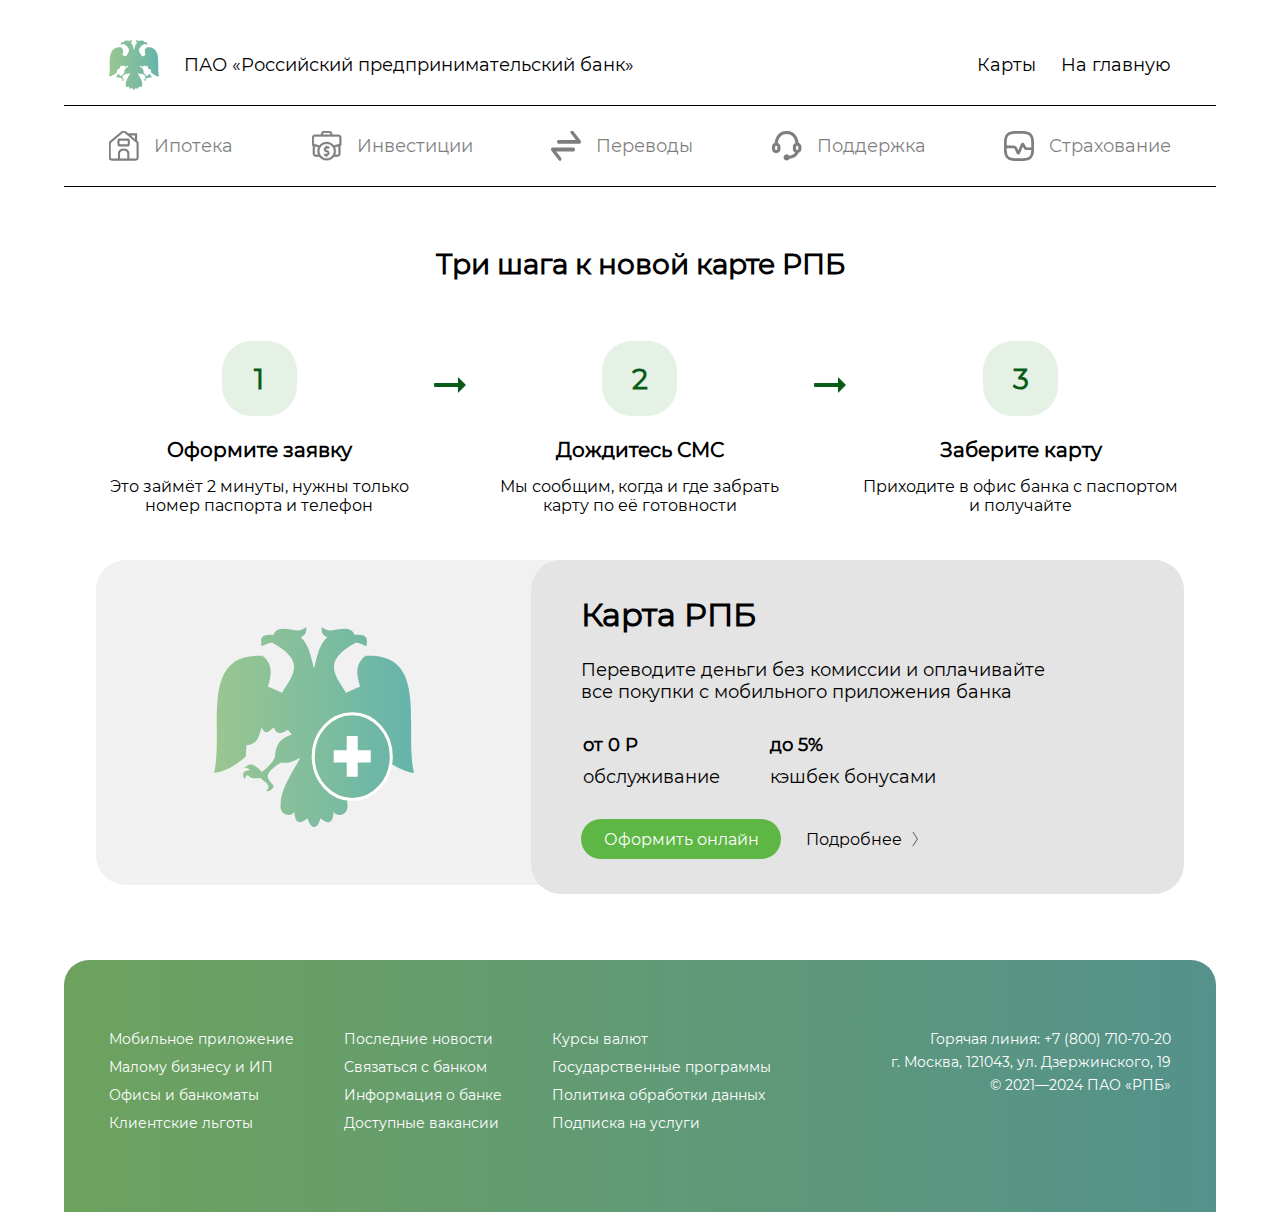
<file: pages/cards.html>
<!DOCTYPE html>
<html lang="ru">

<head>
    <meta charset="UTF-8">
    <meta name="viewport" content="width=device-width, initial-scale=1.0">
    <title>Карты РПБ</title>
    <link rel="stylesheet" href="../styles/basic.css">
    <link rel="stylesheet" href="../styles/include.css">
    <link rel="stylesheet" href="../styles/for-pages/cards.css">
    <link rel="icon" href="../assets/img/for-includes/header/logo.svg">
</head>

<body>
    <header class="bank-header">
        <nav class="header__nav">
            <ul class="nav__upper">
                <li class="nav__upper-item">
                    <a href="../index.html" class="nav__upper-link">
                        <img class="nav__upper-logo" src="../assets/img/for-includes/header/logo.svg" alt="header-logo">

                        <p class="nav__upper-naming">ПАО «Российский предпринимательский банк»</p>
                    </a>
                </li>

                <li class="nav__upper-item">
                    <p class="nav__upper-switch">Карты</p>
                    <a class="nav__upper-switch" href="../">На главную</a>
                </li>
            </ul>

            <ul class="nav__lower" style="border-bottom: 1px solid black;">
                <li class="nav__lower-item">
                    <a href="mortgage.html" class="nav__lower-link">
                        <img src="../assets/img/for-includes/header/icon-mortgage.svg" alt="item1"
                            class="nav__lower-icon">
                        <p class="nav__lower-text">Ипотека</p>
                    </a>
                </li>

                <li class="nav__lower-item">
                    <a href="investments.html" class="nav__lower-link">
                        <img src="../assets/img/for-includes/header/icon-investments.svg" alt="item3"
                            class="nav__lower-icon">
                        <p class="nav__lower-text">Инвестиции</p>
                    </a>
                </li>

                <li class="nav__lower-item">
                    <a href="transactions.html" class="nav__lower-link">
                        <img src="../assets/img/for-includes/header/icon-transactions.svg" alt="item4"
                            class="nav__lower-icon">
                        <p class="nav__lower-text">Переводы</p>
                    </a>
                </li>

                <li class="nav__lower-item">
                    <a href="support.html" class="nav__lower-link">
                        <img src="../assets/img/for-includes/header/icon-support.svg" alt="item5"
                            class="nav__lower-icon">
                        <p class="nav__lower-text">Поддержка</p>
                    </a>
                </li>

                <li class="nav__lower-item">
                    <a href="insurance.html" class="nav__lower-link">
                        <img src="../assets/img/for-includes/header/icon-insurance.svg" alt="item6"
                            class="nav__lower-icon">
                        <p class="nav__lower-text">Страхование</p>
                    </a>
                </li>
            </ul>
        </nav>
    </header>

    <main class="cards-main">
        <!-- <h1 class="cards__header">Дебетовые карты</h1> -->

        <h1 class="cards__header" style="text-align: center; margin: 60px auto;">Три шага к новой карте РПБ</h1>

        <article class="tutor">
            <div class="tutor__num">1</div>

            <div class="tutor__arrow">
                <img src="../assets/img/for-pages/cards/tutor-arrow.svg" alt="icon">
            </div>

            <div class="tutor__num">2</div>

            <div class="tutor__arrow">
                <img src="../assets/img/for-pages/cards/tutor-arrow.svg" alt="icon">
            </div>

            <div class="tutor__num">3</div>

            <div class="tutor__descr">
                <h1 class="tutor__header-item">Оформите заявку</h1>

                <p class="tutor__text-item">
                    Это займёт 2 минуты, нужны только номер паспорта и телефон
                </p>
            </div>

            <div class="tutor__none"></div>

            <div class="tutor__descr">
                <h1 class="tutor__header-item">Дождитесь СМС</h1>

                <p class="tutor__text-item">
                    Мы сообщим, когда и где забрать карту по её готовности
                </p>
            </div>

            <div class="tutor__none"></div>

            <div class="tutor__descr">
                <h1 class="tutor__header-item">Заберите карту</h1>

                <p class="tutor__text-item">
                    Приходите в офис банка с паспортом и получайте
                </p>
            </div>
        </article>

        <article class="offer">
            <div class="offer__content">
                <div class="miniature-logo-wrapper">
                    <img src="../assets/img/for-pages/cards/logo.svg" alt="logo" class="miniature__logo">
                </div>

                <div class="offer__panel">
                    <h1 class="panel__header">Карта РПБ</h1>

                    <p class="panel__descr">Переводите деньги без комиссии и оплачивайте <br> все покупки с мобильного
                        приложения банка</p>

                    <table class="panel__table">
                        <tr>
                            <th>от 0 Р</th>
                            <th>до 5%</th>
                        </tr>

                        <tr>
                            <td>обслуживание</td>
                            <td>кэшбек бонусами</td>
                        </tr>
                    </table>

                    <div class="panel__btns">
                        <button class="panel__submit">Оформить онлайн</button>

                        <div class="panel__link">
                            <p class="panel__link-text">Подробнее</p>
                            <img src="../assets/img/for-pages/index/calc-link-icon.svg" alt="icon"
                                class="panel__link-icon">
                        </div>
                    </div>
                </div>
            </div>
        </article>
    </main>

    <footer class="bank-footer">
        <div class="footer__links-wrapper">
            <ul class="footer__links-list">
                <li class="footer__link"><a href="#">Мобильное приложение</a></li>
                <li class="footer__link"><a href="#">Малому бизнесу и ИП</a></li>
                <li class="footer__link"><a href="#">Офисы и банкоматы</a></li>
                <li class="footer__link"><a href="#">Клиентские льготы</a></li>
            </ul>

            <ul class="footer__links-list">
                <li class="footer__link"><a href="#">Последние новости</a></li>
                <li class="footer__link"><a href="#">Связаться с банком</a></li>
                <li class="footer__link"><a href="#">Информация о банке</a></li>
                <li class="footer__link"><a href="#">Доступные вакансии</a></li>
            </ul>

            <ul class="footer__links-list">
                <li class="footer__link"><a href="#">Курсы валют</a></li>
                <li class="footer__link"><a href="#">Государственные программы</a></li>
                <li class="footer__link"><a href="#">Политика обработки данных</a></li>
                <li class="footer__link"><a href="#">Подписка на услуги</a></li>
            </ul>
        </div>

        <div class="footer__contacts-wrapper">
            <ul class="footer__contacts">
                <li>Горячая линия: +7 (800) 710-70-20</li>
                <li>г. Москва, 121043, ул. Дзержинского, 19</li>
                <li>© 2021—2024 ПАО «РПБ»</li>
            </ul>
        </div>
    </footer>

</body>

</html>
</file>
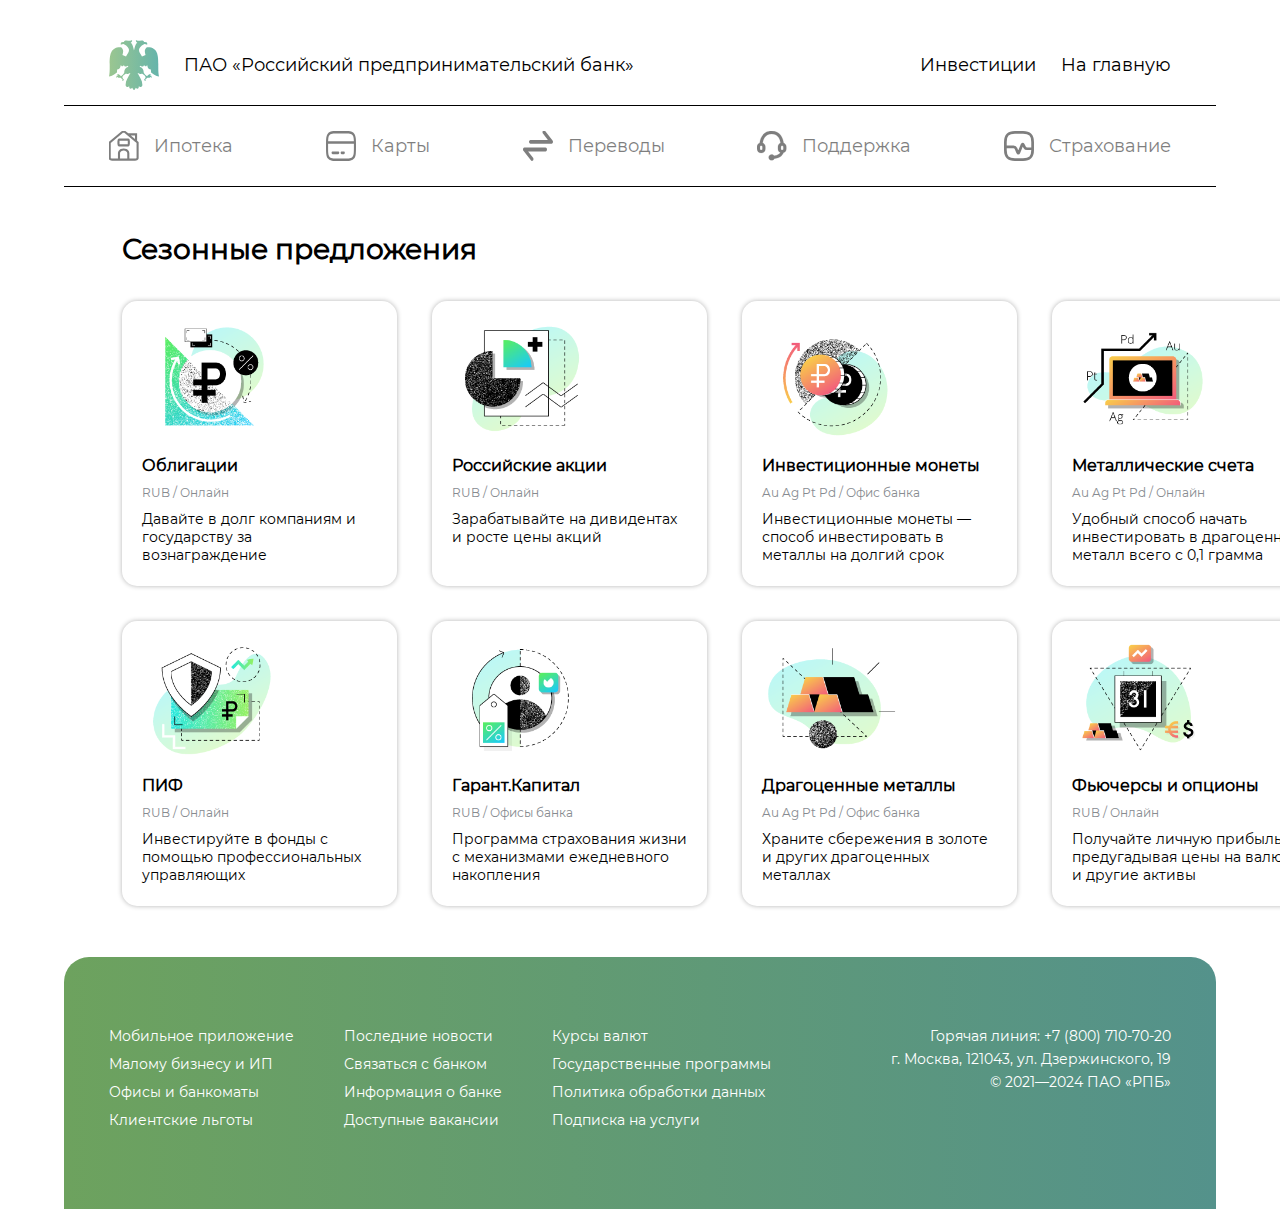
<file: pages/investments.html>
<!DOCTYPE html>
<html lang="ru">

<head>
    <meta charset="UTF-8">
    <meta name="viewport" content="width=device-width, initial-scale=1.0">
    <title>Инвестиции РПБ</title>
    <link rel="stylesheet" href="../styles/basic.css">
    <link rel="stylesheet" href="../styles/include.css">
    <link rel="stylesheet" href="../styles/for-pages/investments.css">
    <link rel="icon" href="../assets/img/for-includes/header/logo.svg">
</head>

<body>
    <header class="bank-header">
        <nav class="header__nav">
            <ul class="nav__upper">
                <li class="nav__upper-item">
                    <a href="../" class="nav__upper-link">
                        <img class="nav__upper-logo" src="../assets/img/for-includes/header/logo.svg" alt="header-logo">

                        <p class="nav__upper-naming">ПАО «Российский предпринимательский банк»</p>
                    </a>
                </li>

                <li class="nav__upper-item">
                    <p class="nav__upper-switch">Инвестиции</p>
                    <a class="nav__upper-switch" href="../">На главную</a>
                </li>
            </ul>

            <ul class="nav__lower" style="border-bottom: 1px solid black;">
                <li class="nav__lower-item">
                    <a href="mortgage.html" class="nav__lower-link">
                        <img src="../assets/img/for-includes/header/icon-mortgage.svg" alt="item1"
                            class="nav__lower-icon">
                        <p class="nav__lower-text">Ипотека</p>
                    </a>
                </li>

                <li class="nav__lower-item">
                    <a href="cards.html" class="nav__lower-link">
                        <img src="../assets/img/for-includes/header/icon-cards.svg" alt="item2" class="nav__lower-icon">
                        <p class="nav__lower-text">Карты</p>
                    </a>
                </li>

                <li class="nav__lower-item">
                    <a href="transactions.html" class="nav__lower-link">
                        <img src="../assets/img/for-includes/header/icon-transactions.svg" alt="item4"
                            class="nav__lower-icon">
                        <p class="nav__lower-text">Переводы</p>
                    </a>
                </li>

                <li class="nav__lower-item">
                    <a href="support.html" class="nav__lower-link">
                        <img src="../assets/img/for-includes/header/icon-support.svg" alt="item5"
                            class="nav__lower-icon">
                        <p class="nav__lower-text">Поддержка</p>
                    </a>
                </li>

                <li class="nav__lower-item">
                    <a href="insurance.html" class="nav__lower-link">
                        <img src="../assets/img/for-includes/header/icon-insurance.svg" alt="item6"
                            class="nav__lower-icon">
                        <p class="nav__lower-text">Страхование</p>
                    </a>
                </li>
            </ul>
        </nav>
    </header>

    <main class="invests-main">
        <div class="params-wrapper">
            <h1 class="params__header">Сезонные предложения</h1>

            <div class="params__set">

                <div class="param-card">
                    <img src="../assets/img/for-pages/investments/obligatsii.png" alt="icon" class="param-card__icon">

                    <h1 class="param-card__header">Облигации</h1>

                    <p class="param-card__sign">RUB / Онлайн</p>

                    <p class="param-card__descr">Давайте в долг компаниям и государству за вознаграждение</p>
                </div>

                <div class="param-card">
                    <img src="../assets/img/for-pages/investments/aktsii.png" alt="icon" class="param-card__icon">

                    <h1 class="param-card__header">Российские акции</h1>

                    <p class="param-card__sign">RUB / Онлайн</p>

                    <p class="param-card__descr">Зарабатывайте на дивидентах и росте цены акций</p>
                </div>

                <div class="param-card">
                    <img src="../assets/img/for-pages/investments/invest-monety.png" alt="icon"
                        class="param-card__icon">

                    <h1 class="param-card__header">Инвестиционные монеты</h1>

                    <p class="param-card__sign">Au Ag Pt Pd / Офис банка</p>

                    <p class="param-card__descr">Инвестиционные монеты — способ инвестировать в металлы на долгий срок
                    </p>
                </div>

                <div class="param-card">
                    <img src="../assets/img/for-pages/investments/oblezlich-met-scheta.png" alt="icon"
                        class="param-card__icon">

                    <h1 class="param-card__header">Металлические счета</h1>

                    <p class="param-card__sign">Au Ag Pt Pd / Онлайн</p>

                    <p class="param-card__descr">Удобный способ начать инвестировать в драгоценный металл всего с 0,1
                        грамма</p>
                </div>

                <div class="param-card">
                    <img src="../assets/img/for-pages/investments/ios.png" alt="icon" class="param-card__icon">

                    <h1 class="param-card__header">ПИФ</h1>

                    <p class="param-card__sign">RUB / Онлайн</p>

                    <p class="param-card__descr">Инвестируйте в фонды с помощью профессиональных управляющих</p>
                </div>

                <div class="param-card">
                    <img src="../assets/img/for-pages/investments/iis-(bso).png" alt="icon" class="param-card__icon">

                    <h1 class="param-card__header">Гарант.Капитал</h1>

                    <p class="param-card__sign">RUB / Офисы банка</p>

                    <p class="param-card__descr">Программа страхования жизни с механизмами ежедневного накопления</p>
                </div>

                <div class="param-card">
                    <img src="../assets/img/for-pages/investments/slitki-drag-met.png" alt="icon"
                        class="param-card__icon">

                    <h1 class="param-card__header">Драгоценные металлы</h1>

                    <p class="param-card__sign">Au Ag Pt Pd / Офис банка</p>

                    <p class="param-card__descr">Храните сбережения в золоте и других драгоценных металлах</p>
                </div>

                <div class="param-card">
                    <img src="../assets/img/for-pages/investments/fyuchersy.png" alt="icon" class="param-card__icon">

                    <h1 class="param-card__header">Фьючерсы и опционы</h1>

                    <p class="param-card__sign">RUB / Онлайн</p>

                    <p class="param-card__descr">Получайте личную прибыль, предугадывая цены на валюту и другие активы
                    </p>
                </div>
            </div>
        </div>
    </main>

    <footer class="bank-footer">
        <div class="footer__links-wrapper">
            <ul class="footer__links-list">
                <li class="footer__link"><a href="#">Мобильное приложение</a></li>
                <li class="footer__link"><a href="#">Малому бизнесу и ИП</a></li>
                <li class="footer__link"><a href="#">Офисы и банкоматы</a></li>
                <li class="footer__link"><a href="#">Клиентские льготы</a></li>
            </ul>

            <ul class="footer__links-list">
                <li class="footer__link"><a href="#">Последние новости</a></li>
                <li class="footer__link"><a href="#">Связаться с банком</a></li>
                <li class="footer__link"><a href="#">Информация о банке</a></li>
                <li class="footer__link"><a href="#">Доступные вакансии</a></li>
            </ul>

            <ul class="footer__links-list">
                <li class="footer__link"><a href="#">Курсы валют</a></li>
                <li class="footer__link"><a href="#">Государственные программы</a></li>
                <li class="footer__link"><a href="#">Политика обработки данных</a></li>
                <li class="footer__link"><a href="#">Подписка на услуги</a></li>
            </ul>
        </div>

        <div class="footer__contacts-wrapper">
            <ul class="footer__contacts">
                <li>Горячая линия: +7 (800) 710-70-20</li>
                <li>г. Москва, 121043, ул. Дзержинского, 19</li>
                <li>© 2021—2024 ПАО «РПБ»</li>
            </ul>
        </div>
    </footer>

</body>

</html>
</file>
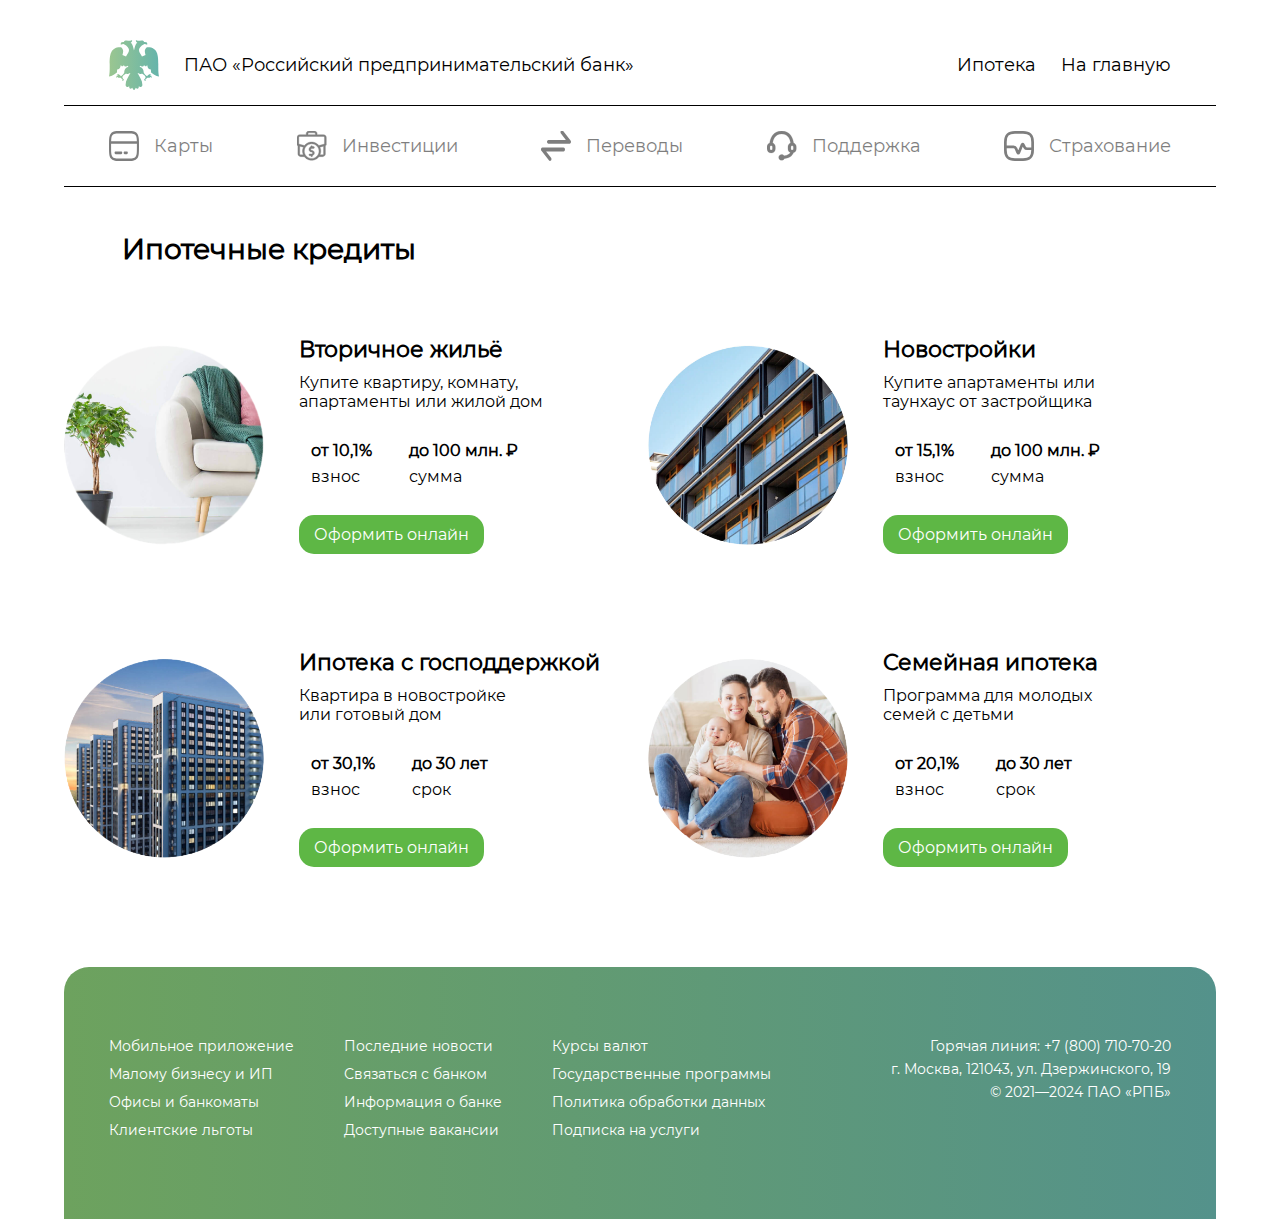
<file: pages/mortgage.html>
<!DOCTYPE html>
<html lang="ru">

<head>
    <meta charset="UTF-8">
    <meta name="viewport" content="width=device-width, initial-scale=1.0">
    <title>Ипотека РПБ</title>
    <link rel="stylesheet" href="../styles/basic.css">
    <link rel="stylesheet" href="../styles/include.css">
    <link rel="stylesheet" href="../styles/for-pages/mortgage.css">
    <link rel="icon" href="../assets/img/for-includes/header/logo.svg">
</head>

<body>
    <header class="bank-header">
        <nav class="header__nav">
            <ul class="nav__upper">
                <li class="nav__upper-item">
                    <a href="../" class="nav__upper-link">
                        <img class="nav__upper-logo" src="../assets/img/for-includes/header/logo.svg" alt="header-logo">

                        <p class="nav__upper-naming">ПАО «Российский предпринимательский банк»</p>
                    </a>
                </li>

                <li class="nav__upper-item">
                    <p class="nav__upper-switch">Ипотека</p>
                    <a class="nav__upper-switch" href="../">На главную</a>
                </li>
            </ul>

            <ul class="nav__lower" style="border-bottom: 1px solid black;">
                <li class="nav__lower-item">
                    <a href="cards.html" class="nav__lower-link">
                        <img src="../assets/img/for-includes/header/icon-cards.svg" alt="item2" class="nav__lower-icon">
                        <p class="nav__lower-text">Карты</p>
                    </a>
                </li>

                <li class="nav__lower-item">
                    <a href="investments.html" class="nav__lower-link">
                        <img src="../assets/img/for-includes/header/icon-investments.svg" alt="item3"
                            class="nav__lower-icon">
                        <p class="nav__lower-text">Инвестиции</p>
                    </a>
                </li>

                <li class="nav__lower-item">
                    <a href="transactions.html" class="nav__lower-link">
                        <img src="../assets/img/for-includes/header/icon-transactions.svg" alt="item4"
                            class="nav__lower-icon">
                        <p class="nav__lower-text">Переводы</p>
                    </a>
                </li>

                <li class="nav__lower-item">
                    <a href="support.html" class="nav__lower-link">
                        <img src="../assets/img/for-includes/header/icon-support.svg" alt="item5"
                            class="nav__lower-icon">
                        <p class="nav__lower-text">Поддержка</p>
                    </a>
                </li>

                <li class="nav__lower-item">
                    <a href="insurance.html" class="nav__lower-link">
                        <img src="../assets/img/for-includes/header/icon-insurance.svg" alt="item6"
                            class="nav__lower-icon">
                        <p class="nav__lower-text">Страхование</p>
                    </a>
                </li>
            </ul>
        </nav>
    </header>

    <main class="mortgage-main">
        <article class="miniature">
            <h1 class="miniature__header">Ипотечные кредиты</h1>
        </article>

        <article class="catalog">
            <div class="offer">
                <img src="../assets/img/for-pages/mortgage/offer-first-icon.png" alt="icon" class="offer__icon">

                <div class="offer__content">
                    <h1 class="offer__header">Вторичное жильё</h1>
                    <p class="offer__descr">Купите квартиру, комнату, апартаменты или жилой дом</p>

                    <table class="offer__table">
                        <tr>
                            <th>от 10,1%</th>
                            <th>до 100 млн. ₽</th>
                        </tr>

                        <tr>
                            <td>взнос</td>
                            <td>сумма</td>
                        </tr>
                    </table>

                    <div class="offer__btns-wrapper">
                        <button class="offer__submit">Оформить онлайн</button>

                        <div class="offer__more-wrapper">
                            <p class="offer__more-text">Подробнее</p>
                            <img src="../assets/img/for-pages/index/calc-link-icon.svg" alt="icon"
                                class="offer__more-icon">
                        </div>
                    </div>
                </div>
            </div>

            <div class="offer offer-reverse">
                <img src="../assets/img/for-pages/mortgage/offer-second-icon.png" alt="icon"
                    class="offer__icon offer__icon-reverse">

                <div class="offer__content">
                    <h1 class="offer__header">Новостройки</h1>
                    <p class="offer__descr">Купите апартаменты или таунхаус от застройщика</p>

                    <table class="offer__table">
                        <tr>
                            <th>от 15,1%</th>
                            <th>до 100 млн. ₽</th>
                        </tr>

                        <tr>
                            <td>взнос</td>
                            <td>сумма</td>
                        </tr>
                    </table>

                    <div class="offer__btns-wrapper">
                        <button class="offer__submit">Оформить онлайн</button>

                        <div class="offer__more-wrapper">
                            <p class="offer__more-text">Подробнее</p>
                            <img src="../assets/img/for-pages/index/calc-link-icon.svg" alt="icon"
                                class="offer__more-icon">
                        </div>
                    </div>
                </div>
            </div>

            <div class="offer">
                <img src="../assets/img/for-pages/mortgage/offer-third-icon.png" alt="icon" class="offer__icon">

                <div class="offer__content">
                    <h1 class="offer__header">Ипотека с господдержкой</h1>
                    <p class="offer__descr">Квартира в новостройке <br> или готовый дом</p>

                    <table class="offer__table">
                        <tr>
                            <th>от 30,1%</th>
                            <th>до 30 лет</th>
                        </tr>

                        <tr>
                            <td>взнос</td>
                            <td>срок</td>
                        </tr>
                    </table>

                    <div class="offer__btns-wrapper">
                        <button class="offer__submit">Оформить онлайн</button>

                        <div class="offer__more-wrapper">
                            <p class="offer__more-text">Подробнее</p>
                            <img src="../assets/img/for-pages/index/calc-link-icon.svg" alt="icon"
                                class="offer__more-icon">
                        </div>
                    </div>
                </div>
            </div>

            <div class="offer offer-reverse">
                <img src="../assets/img/for-pages/mortgage/offer-fourth-icon.png" alt="icon"
                    class="offer__icon offer__icon-reverse">

                <div class="offer__content">
                    <h1 class="offer__header">Семейная ипотека</h1>
                    <p class="offer__descr">Программа для молодых семей с детьми</p>

                    <table class="offer__table">
                        <tr>
                            <th>от 20,1%</th>
                            <th>до 30 лет</th>
                        </tr>

                        <tr>
                            <td>взнос</td>
                            <td>срок</td>
                        </tr>
                    </table>

                    <div class="offer__btns-wrapper">
                        <button class="offer__submit">Оформить онлайн</button>

                        <div class="offer__more-wrapper">
                            <p class="offer__more-text">Подробнее</p>
                            <img src="../assets/img/for-pages/index/calc-link-icon.svg" alt="icon"
                                class="offer__more-icon">
                        </div>
                    </div>
                </div>
            </div>
        </article>
    </main>

    <footer class="bank-footer">
        <div class="footer__links-wrapper">
            <ul class="footer__links-list">
                <li class="footer__link"><a href="#">Мобильное приложение</a></li>
                <li class="footer__link"><a href="#">Малому бизнесу и ИП</a></li>
                <li class="footer__link"><a href="#">Офисы и банкоматы</a></li>
                <li class="footer__link"><a href="#">Клиентские льготы</a></li>
            </ul>

            <ul class="footer__links-list">
                <li class="footer__link"><a href="#">Последние новости</a></li>
                <li class="footer__link"><a href="#">Связаться с банком</a></li>
                <li class="footer__link"><a href="#">Информация о банке</a></li>
                <li class="footer__link"><a href="#">Доступные вакансии</a></li>
            </ul>

            <ul class="footer__links-list">
                <li class="footer__link"><a href="#">Курсы валют</a></li>
                <li class="footer__link"><a href="#">Государственные программы</a></li>
                <li class="footer__link"><a href="#">Политика обработки данных</a></li>
                <li class="footer__link"><a href="#">Подписка на услуги</a></li>
            </ul>
        </div>

        <div class="footer__contacts-wrapper">
            <ul class="footer__contacts">
                <li>Горячая линия: +7 (800) 710-70-20</li>
                <li>г. Москва, 121043, ул. Дзержинского, 19</li>
                <li>© 2021—2024 ПАО «РПБ»</li>
            </ul>
        </div>
    </footer>

</body>

</html>
</file>
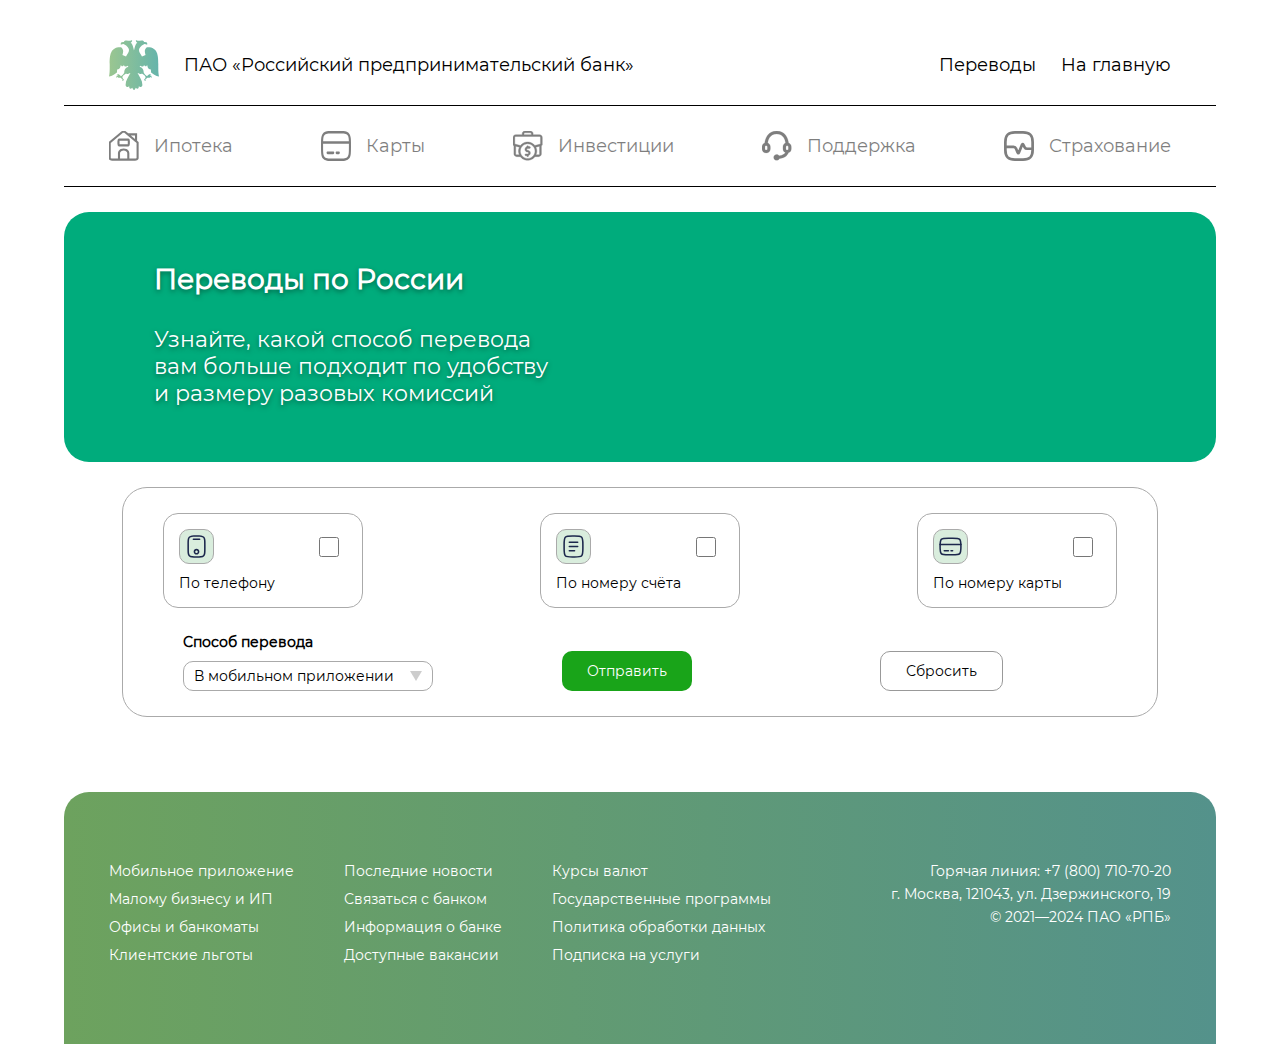
<file: pages/transactions.html>
<!DOCTYPE html>
<html lang="ru">

<head>
    <meta charset="UTF-8">
    <meta name="viewport" content="width=device-width, initial-scale=1.0">
    <title>Переводы РПБ</title>
    <link rel="stylesheet" href="../styles/basic.css">
    <link rel="stylesheet" href="../styles/include.css">
    <link rel="stylesheet" href="../styles/for-pages/transactions.css">
    <link rel="icon" href="../assets/img/for-includes/header/logo.svg">
</head>

<body>
    <header class="bank-header">

        <nav class="header__nav">
            <ul class="nav__upper">
                <li class="nav__upper-item">
                    <a href="../" class="nav__upper-link">
                        <img class="nav__upper-logo" src="../assets/img/for-includes/header/logo.svg" alt="header-logo">

                        <p class="nav__upper-naming">ПАО «Российский предпринимательский банк»</p>
                    </a>
                </li>

                <li class="nav__upper-item">
                    <p class="nav__upper-switch">Переводы</p>
                    <a class="nav__upper-switch" href="../">На главную</a>
                </li>
            </ul>

            <ul class="nav__lower" style="border-bottom: 1px solid black;">
                <li class="nav__lower-item">
                    <a href="mortgage.html" class="nav__lower-link">
                        <img src="../assets/img/for-includes/header/icon-mortgage.svg" alt="item1"
                            class="nav__lower-icon">
                        <p class="nav__lower-text">Ипотека</p>
                    </a>
                </li>

                <li class="nav__lower-item">
                    <a href="cards.html" class="nav__lower-link">
                        <img src="../assets/img/for-includes/header/icon-cards.svg" alt="item2" class="nav__lower-icon">
                        <p class="nav__lower-text">Карты</p>
                    </a>
                </li>

                <li class="nav__lower-item">
                    <a href="investments.html" class="nav__lower-link">
                        <img src="../assets/img/for-includes/header/icon-investments.svg" alt="item3"
                            class="nav__lower-icon">
                        <p class="nav__lower-text">Инвестиции</p>
                    </a>
                </li>

                <li class="nav__lower-item">
                    <a href="support.html" class="nav__lower-link">
                        <img src="../assets/img/for-includes/header/icon-support.svg" alt="item5"
                            class="nav__lower-icon">
                        <p class="nav__lower-text">Поддержка</p>
                    </a>
                </li>

                <li class="nav__lower-item">
                    <a href="insurance.html" class="nav__lower-link">
                        <img src="../assets/img/for-includes/header/icon-insurance.svg" alt="item6"
                            class="nav__lower-icon">
                        <p class="nav__lower-text">Страхование</p>
                    </a>
                </li>
            </ul>
        </nav>
    </header>

    <main class="trans-main">
        <article class="miniature">
            <h1 class="miniature__header">Переводы по России</h1>
            <p class="miniature__descr">Узнайте, какой способ перевода вам больше подходит по удобству и размеру разовых
                комиссий</p>

            <img src="../assets/img/for-pages/transactions/miniature-teaser.png" alt="img" class="miniature__img">
            <img src="../assets/img/for-pages/transactions/miniature-teaser-woman.png" alt="img"
                class="miniature__img miniature__img-woman">
        </article>

        <article class="menu">
            <form class="menu-form">
                <div class="menu-list">
                    <label for="tranTel" class="menu-item">
                        <div class="menu-item__icon">
                            <img src="../assets/img/for-pages/transactions/menu-tel-icon.svg" alt="icon"
                                class="menu-item__icon-path">
                        </div>

                        <p class="menu-item__text">По телефону</p>
                        <input type="checkbox" id="tranTel" class="menu-item__thumb">
                    </label>

                    <label for="tranBill" class="menu-item">
                        <div class="menu-item__icon">
                            <img src="../assets/img/for-pages/transactions/menu-bill-icon.svg" alt="icon"
                                class="menu-item__icon-path">
                        </div>

                        <p class="menu-item__text">По номеру счёта</p>

                        <input type="checkbox" id="tranBill" class="menu-item__thumb">
                    </label>

                    <label for="tranCard" class="menu-item">
                        <div class="menu-item__icon">
                            <img src="../assets/img/for-pages/transactions/menu-card-icon.svg" alt="icon"
                                class="menu-item__icon-path">
                        </div>

                        <p class="menu-item__text">По номеру карты</p>

                        <input type="checkbox" id="tranCard" class="menu-item__thumb">
                    </label>
                </div>
            </form>

            <div class="menu-selector">
                <div class="selector__list-wrapper">
                    <p class="selector__sign">Способ перевода</p>

                    <div class="dropdown">
                        <div class="dropdown__background"></div>

                        <button class="dropdown__btn">В мобильном приложении</button>

                        <ul class="dropdown__list">
                            <li class="dropdown__list-item" data-value="office">В офисе банка</li>
                            <li class="dropdown__list-item" data-value="website">На веб-сайте</li>
                            <li class="dropdown__list-item" data-value="terminal">В банкомате</li>
                        </ul>

                        <input type="text" value="" class="dropdown__input-hidden" disabled>
                    </div>
                </div>

                <div class="selector__inputs">
                    <input type="submit" value="Отправить" class="selector__submit">
                    <input type="reset" value="Сбросить" class="selector__reset">
                </div>
            </div>

        </article>

        <article class="side-menu" onmouseover="this.classList.add('shaking')"
            onanimationend="this.classList.remove('shaking')">
            <h1 class="side-menu__text">Переводите себе на РПБ до 30 млн. ₽ в месяц без комиссии</h1>
            <p class="side-menu__subtext">Отправляйте деньги со счетов РПБ в другие банках</p>
            <img src="../assets/img/for-pages/transactions/small-banner.png" alt="icon" class="side-menu__img">
        </article>

        <!-- <article class="more">
            <h1 class="more__header">Полезно знать</h1>

            <div class="more__items-list">
                <div class="more__item">
                    <img src="../assets/img/for-pages/transactions/small-banner.png" alt="icon" class="more__item-icon">
                    <p class="more__item-text">Переводы за рубеж</p>
                </div>

                <div class="more__item">
                    <img src="../assets/img/for-pages/transactions/small-banner.png" alt="icon" class="more__item-icon">
                    <p class="more__item-text">Автопереводы себе</p>
                </div>

                <div class="more__item">
                    <img src="../assets/img/for-pages/transactions/small-banner.png" alt="icon" class="more__item-icon">
                    <p class="more__item-text">Погашение кредитов других банков</p>
                </div>
            </div>
        </article> -->
    </main>

    <footer class="bank-footer">
        <div class="footer__links-wrapper">
            <ul class="footer__links-list">
                <li class="footer__link"><a href="#">Мобильное приложение</a></li>
                <li class="footer__link"><a href="#">Малому бизнесу и ИП</a></li>
                <li class="footer__link"><a href="#">Офисы и банкоматы</a></li>
                <li class="footer__link"><a href="#">Клиентские льготы</a></li>
            </ul>

            <ul class="footer__links-list">
                <li class="footer__link"><a href="#">Последние новости</a></li>
                <li class="footer__link"><a href="#">Связаться с банком</a></li>
                <li class="footer__link"><a href="#">Информация о банке</a></li>
                <li class="footer__link"><a href="#">Доступные вакансии</a></li>
            </ul>

            <ul class="footer__links-list">
                <li class="footer__link"><a href="#">Курсы валют</a></li>
                <li class="footer__link"><a href="#">Государственные программы</a></li>
                <li class="footer__link"><a href="#">Политика обработки данных</a></li>
                <li class="footer__link"><a href="#">Подписка на услуги</a></li>
            </ul>
        </div>

        <div class="footer__contacts-wrapper">
            <ul class="footer__contacts">
                <li>Горячая линия: +7 (800) 710-70-20</li>
                <li>г. Москва, 121043, ул. Дзержинского, 19</li>
                <li>© 2021—2024 ПАО «РПБ»</li>
            </ul>
        </div>
    </footer>

    <script src="../script/transactions.js"></script>
</body>

</html>
</file>
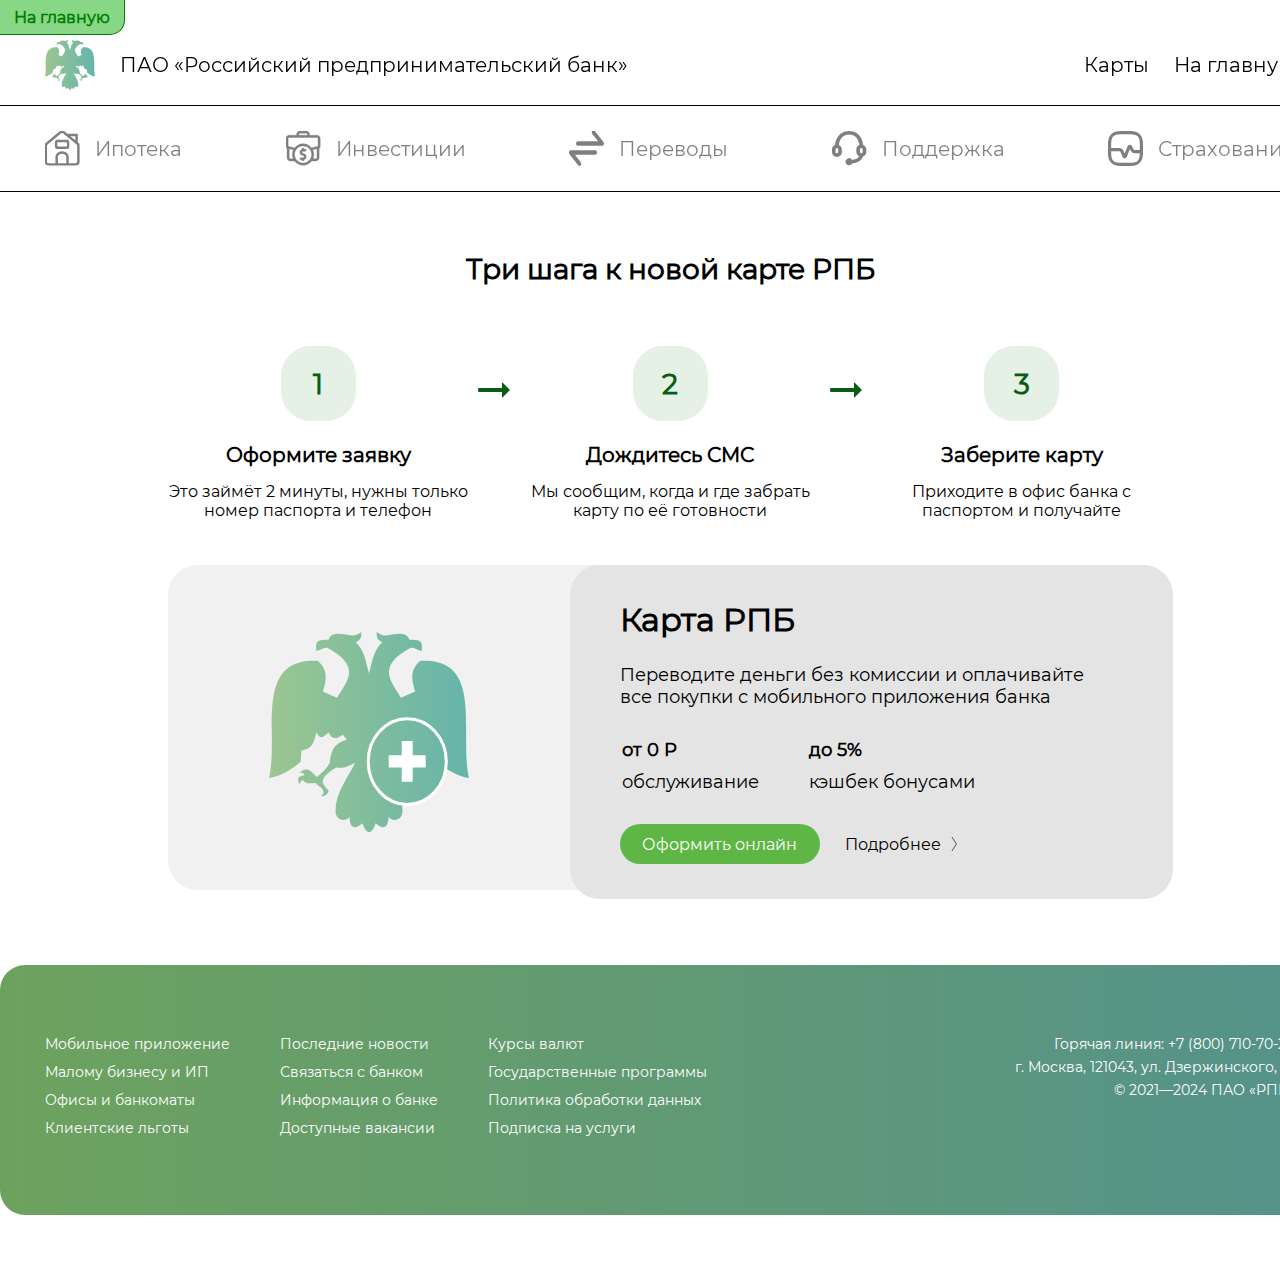
<file: app/pages/cards.html>
<!DOCTYPE html>
<html lang="ru">

<head>
    <meta charset="UTF-8">
    <meta name="viewport" content="width=device-width, initial-scale=1.0">
    <title>Карты РПБ</title>
    <link rel="stylesheet" href="../styles/basic.css">
    <link rel="stylesheet" href="../styles/include.css">
    <link rel="stylesheet" href="../styles/for-pages/cards.css">
    <link rel="icon" href="../assets/img/for-includes/header/logo.svg">
</head>

<body>
    <a class="returnToMain" href="/index.html">На главную</a>
    <header class="bank-header">
        <nav class="header__nav">
            <ul class="nav__upper">
                <li class="nav__upper-item">
                    <a href="../index.html" class="nav__upper-link">
                        <img class="nav__upper-logo" src="../assets/img/for-includes/header/logo.svg" alt="header-logo">

                        <p class="nav__upper-naming">ПАО «Российский предпринимательский банк»</p>
                    </a>
                </li>

                <li class="nav__upper-item">
                    <p class="nav__upper-switch">Карты</p>
                    <a class="nav__upper-switch" href="../">На главную</a>
                </li>
            </ul>

            <ul class="nav__lower" style="border-bottom: 1px solid black;">
                <li class="nav__lower-item">
                    <a href="mortgage.html" class="nav__lower-link">
                        <img src="../assets/img/for-includes/header/icon-mortgage.svg" alt="item1"
                            class="nav__lower-icon">
                        <p class="nav__lower-text">Ипотека</p>
                    </a>
                </li>

                <li class="nav__lower-item">
                    <a href="investments.html" class="nav__lower-link">
                        <img src="../assets/img/for-includes/header/icon-investments.svg" alt="item3"
                            class="nav__lower-icon">
                        <p class="nav__lower-text">Инвестиции</p>
                    </a>
                </li>

                <li class="nav__lower-item">
                    <a href="transactions.html" class="nav__lower-link">
                        <img src="../assets/img/for-includes/header/icon-transactions.svg" alt="item4"
                            class="nav__lower-icon">
                        <p class="nav__lower-text">Переводы</p>
                    </a>
                </li>

                <li class="nav__lower-item">
                    <a href="support.html" class="nav__lower-link">
                        <img src="../assets/img/for-includes/header/icon-support.svg" alt="item5"
                            class="nav__lower-icon">
                        <p class="nav__lower-text">Поддержка</p>
                    </a>
                </li>

                <li class="nav__lower-item">
                    <a href="insurance.html" class="nav__lower-link">
                        <img src="../assets/img/for-includes/header/icon-insurance.svg" alt="item6"
                            class="nav__lower-icon">
                        <p class="nav__lower-text">Страхование</p>
                    </a>
                </li>
            </ul>
        </nav>
    </header>

    <main class="cards-main">
        <!-- <h1 class="cards__header">Дебетовые карты</h1> -->

        <h1 class="cards__header" style="text-align: center; margin: 60px auto;">Три шага к новой карте РПБ</h1>

        <article class="tutor">
            <div class="tutor__num">1</div>

            <div class="tutor__arrow">
                <img src="../assets/img/for-pages/cards/tutor-arrow.svg" alt="icon">
            </div>

            <div class="tutor__num">2</div>

            <div class="tutor__arrow">
                <img src="../assets/img/for-pages/cards/tutor-arrow.svg" alt="icon">
            </div>

            <div class="tutor__num">3</div>

            <div class="tutor__descr">
                <h1 class="tutor__header-item">Оформите заявку</h1>

                <p class="tutor__text-item">
                    Это займёт 2 минуты, нужны только номер паспорта и телефон
                </p>
            </div>

            <div class="tutor__none"></div>

            <div class="tutor__descr">
                <h1 class="tutor__header-item">Дождитесь СМС</h1>

                <p class="tutor__text-item">
                    Мы сообщим, когда и где забрать карту по её готовности
                </p>
            </div>

            <div class="tutor__none"></div>

            <div class="tutor__descr">
                <h1 class="tutor__header-item">Заберите карту</h1>

                <p class="tutor__text-item">
                    Приходите в офис банка с паспортом и получайте
                </p>
            </div>
        </article>

        <article class="offer">
            <div class="offer__content">
                <div class="miniature-logo-wrapper">
                    <img src="../assets/img/for-pages/cards/logo.svg" alt="logo" class="miniature__logo">
                </div>

                <div class="offer__panel">
                    <h1 class="panel__header">Карта РПБ</h1>

                    <p class="panel__descr">Переводите деньги без комиссии и оплачивайте <br> все покупки с мобильного
                        приложения банка</p>

                    <table class="panel__table">
                        <tr>
                            <th>от 0 Р</th>
                            <th>до 5%</th>
                        </tr>

                        <tr>
                            <td>обслуживание</td>
                            <td>кэшбек бонусами</td>
                        </tr>
                    </table>

                    <div class="panel__btns">
                        <button class="panel__submit">Оформить онлайн</button>

                        <div class="panel__link">
                            <p class="panel__link-text">Подробнее</p>
                            <img src="../assets/img/for-pages/index/calc-link-icon.svg" alt="icon"
                                class="panel__link-icon">
                        </div>
                    </div>
                </div>
            </div>
        </article>
    </main>

    <footer class="bank-footer">
        <div class="footer__links-wrapper">
            <ul class="footer__links-list">
                <li class="footer__link"><a href="#">Мобильное приложение</a></li>
                <li class="footer__link"><a href="#">Малому бизнесу и ИП</a></li>
                <li class="footer__link"><a href="#">Офисы и банкоматы</a></li>
                <li class="footer__link"><a href="#">Клиентские льготы</a></li>
            </ul>

            <ul class="footer__links-list">
                <li class="footer__link"><a href="#">Последние новости</a></li>
                <li class="footer__link"><a href="#">Связаться с банком</a></li>
                <li class="footer__link"><a href="#">Информация о банке</a></li>
                <li class="footer__link"><a href="#">Доступные вакансии</a></li>
            </ul>

            <ul class="footer__links-list">
                <li class="footer__link"><a href="#">Курсы валют</a></li>
                <li class="footer__link"><a href="#">Государственные программы</a></li>
                <li class="footer__link"><a href="#">Политика обработки данных</a></li>
                <li class="footer__link"><a href="#">Подписка на услуги</a></li>
            </ul>
        </div>

        <div class="footer__contacts-wrapper">
            <ul class="footer__contacts">
                <li>Горячая линия: +7 (800) 710-70-20</li>
                <li>г. Москва, 121043, ул. Дзержинского, 19</li>
                <li>© 2021—2024 ПАО «РПБ»</li>
            </ul>
        </div>
    </footer>

</body>

</html>
</file>
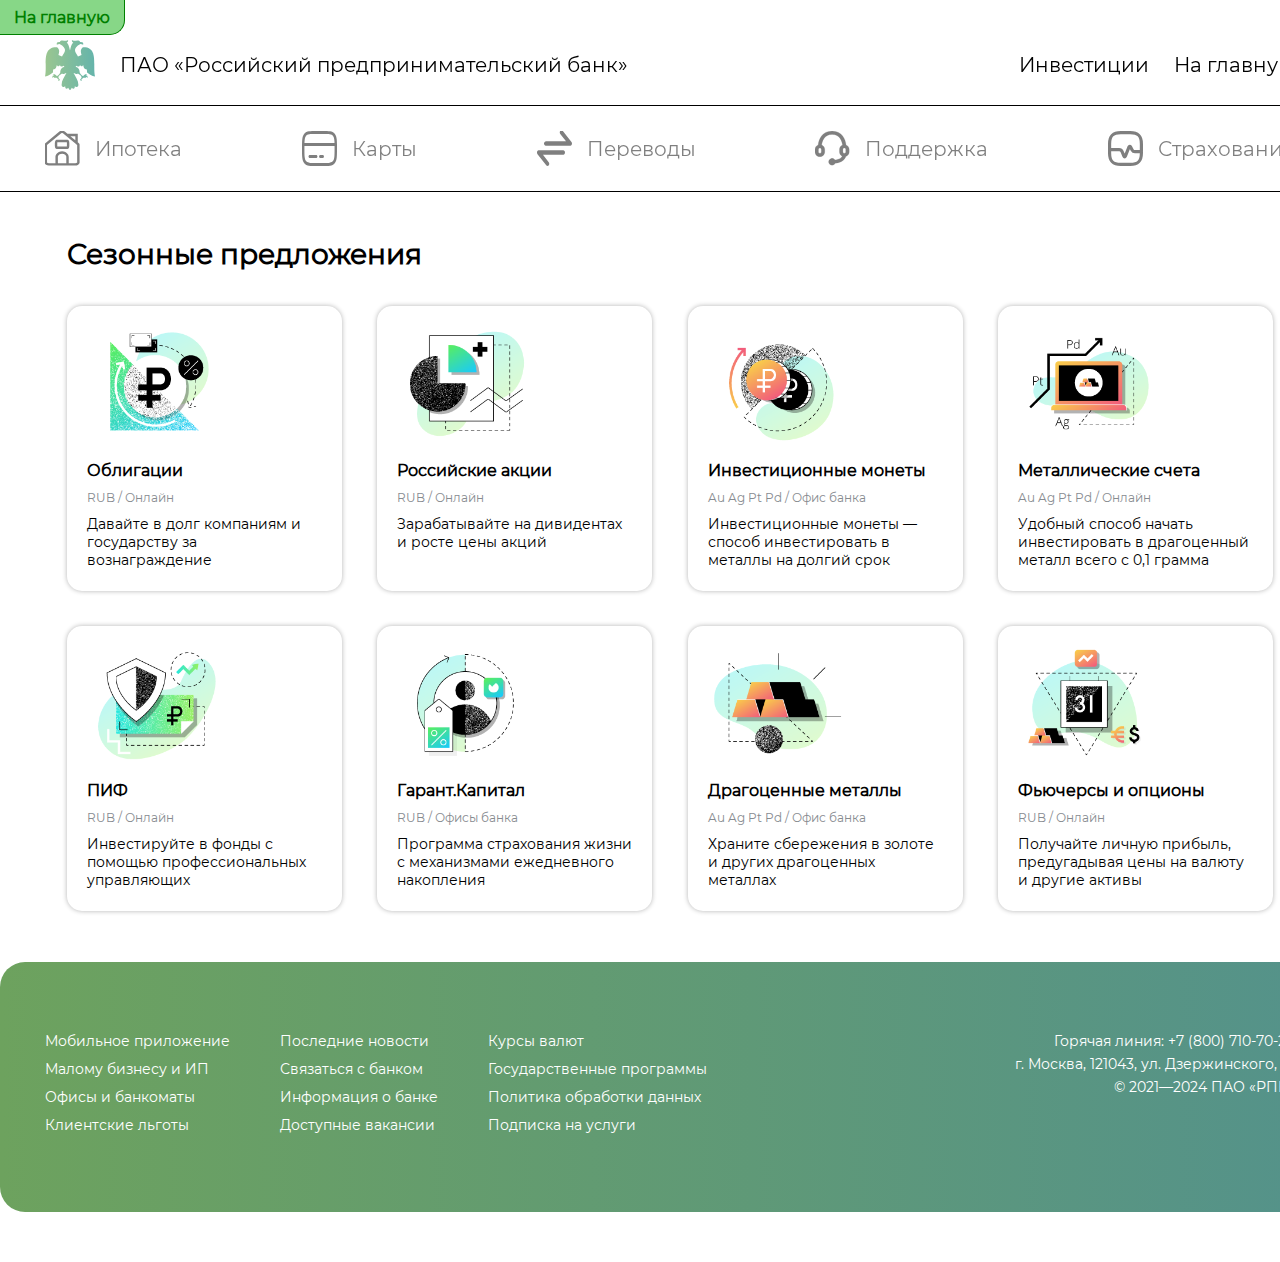
<file: app/pages/investments.html>
<!DOCTYPE html>
<html lang="ru">

<head>
    <meta charset="UTF-8">
    <meta name="viewport" content="width=device-width, initial-scale=1.0">
    <title>Инвестиции РПБ</title>
    <link rel="stylesheet" href="../styles/basic.css">
    <link rel="stylesheet" href="../styles/include.css">
    <link rel="stylesheet" href="../styles/for-pages/investments.css">
    <link rel="icon" href="../assets/img/for-includes/header/logo.svg">
</head>

<body>
    <a class="returnToMain" href="/index.html">На главную</a>
    <header class="bank-header">
        <nav class="header__nav">
            <ul class="nav__upper">
                <li class="nav__upper-item">
                    <a href="../" class="nav__upper-link">
                        <img class="nav__upper-logo" src="../assets/img/for-includes/header/logo.svg" alt="header-logo">

                        <p class="nav__upper-naming">ПАО «Российский предпринимательский банк»</p>
                    </a>
                </li>

                <li class="nav__upper-item">
                    <p class="nav__upper-switch">Инвестиции</p>
                    <a class="nav__upper-switch" href="../">На главную</a>
                </li>
            </ul>

            <ul class="nav__lower" style="border-bottom: 1px solid black;">
                <li class="nav__lower-item">
                    <a href="mortgage.html" class="nav__lower-link">
                        <img src="../assets/img/for-includes/header/icon-mortgage.svg" alt="item1"
                            class="nav__lower-icon">
                        <p class="nav__lower-text">Ипотека</p>
                    </a>
                </li>

                <li class="nav__lower-item">
                    <a href="cards.html" class="nav__lower-link">
                        <img src="../assets/img/for-includes/header/icon-cards.svg" alt="item2" class="nav__lower-icon">
                        <p class="nav__lower-text">Карты</p>
                    </a>
                </li>

                <li class="nav__lower-item">
                    <a href="transactions.html" class="nav__lower-link">
                        <img src="../assets/img/for-includes/header/icon-transactions.svg" alt="item4"
                            class="nav__lower-icon">
                        <p class="nav__lower-text">Переводы</p>
                    </a>
                </li>

                <li class="nav__lower-item">
                    <a href="support.html" class="nav__lower-link">
                        <img src="../assets/img/for-includes/header/icon-support.svg" alt="item5"
                            class="nav__lower-icon">
                        <p class="nav__lower-text">Поддержка</p>
                    </a>
                </li>

                <li class="nav__lower-item">
                    <a href="insurance.html" class="nav__lower-link">
                        <img src="../assets/img/for-includes/header/icon-insurance.svg" alt="item6"
                            class="nav__lower-icon">
                        <p class="nav__lower-text">Страхование</p>
                    </a>
                </li>
            </ul>
        </nav>
    </header>

    <main class="invests-main">
        <div class="params-wrapper">
            <h1 class="params__header">Сезонные предложения</h1>

            <div class="params__set">

                <div class="param-card">
                    <img src="../assets/img/for-pages/investments/obligatsii.png" alt="icon" class="param-card__icon">

                    <h1 class="param-card__header">Облигации</h1>

                    <p class="param-card__sign">RUB / Онлайн</p>

                    <p class="param-card__descr">Давайте в долг компаниям и государству за вознаграждение</p>
                </div>

                <div class="param-card">
                    <img src="../assets/img/for-pages/investments/aktsii.png" alt="icon" class="param-card__icon">

                    <h1 class="param-card__header">Российские акции</h1>

                    <p class="param-card__sign">RUB / Онлайн</p>

                    <p class="param-card__descr">Зарабатывайте на дивидентах и росте цены акций</p>
                </div>

                <div class="param-card">
                    <img src="../assets/img/for-pages/investments/invest-monety.png" alt="icon"
                        class="param-card__icon">

                    <h1 class="param-card__header">Инвестиционные монеты</h1>

                    <p class="param-card__sign">Au Ag Pt Pd / Офис банка</p>

                    <p class="param-card__descr">Инвестиционные монеты — способ инвестировать в металлы на долгий срок
                    </p>
                </div>

                <div class="param-card">
                    <img src="../assets/img/for-pages/investments/oblezlich-met-scheta.png" alt="icon"
                        class="param-card__icon">

                    <h1 class="param-card__header">Металлические счета</h1>

                    <p class="param-card__sign">Au Ag Pt Pd / Онлайн</p>

                    <p class="param-card__descr">Удобный способ начать инвестировать в драгоценный металл всего с 0,1
                        грамма</p>
                </div>

                <div class="param-card">
                    <img src="../assets/img/for-pages/investments/ios.png" alt="icon" class="param-card__icon">

                    <h1 class="param-card__header">ПИФ</h1>

                    <p class="param-card__sign">RUB / Онлайн</p>

                    <p class="param-card__descr">Инвестируйте в фонды с помощью профессиональных управляющих</p>
                </div>

                <div class="param-card">
                    <img src="../assets/img/for-pages/investments/iis-(bso).png" alt="icon" class="param-card__icon">

                    <h1 class="param-card__header">Гарант.Капитал</h1>

                    <p class="param-card__sign">RUB / Офисы банка</p>

                    <p class="param-card__descr">Программа страхования жизни с механизмами ежедневного накопления</p>
                </div>

                <div class="param-card">
                    <img src="../assets/img/for-pages/investments/slitki-drag-met.png" alt="icon"
                        class="param-card__icon">

                    <h1 class="param-card__header">Драгоценные металлы</h1>

                    <p class="param-card__sign">Au Ag Pt Pd / Офис банка</p>

                    <p class="param-card__descr">Храните сбережения в золоте и других драгоценных металлах</p>
                </div>

                <div class="param-card">
                    <img src="../assets/img/for-pages/investments/fyuchersy.png" alt="icon" class="param-card__icon">

                    <h1 class="param-card__header">Фьючерсы и опционы</h1>

                    <p class="param-card__sign">RUB / Онлайн</p>

                    <p class="param-card__descr">Получайте личную прибыль, предугадывая цены на валюту и другие активы
                    </p>
                </div>
            </div>
        </div>
    </main>

    <footer class="bank-footer">
        <div class="footer__links-wrapper">
            <ul class="footer__links-list">
                <li class="footer__link"><a href="#">Мобильное приложение</a></li>
                <li class="footer__link"><a href="#">Малому бизнесу и ИП</a></li>
                <li class="footer__link"><a href="#">Офисы и банкоматы</a></li>
                <li class="footer__link"><a href="#">Клиентские льготы</a></li>
            </ul>

            <ul class="footer__links-list">
                <li class="footer__link"><a href="#">Последние новости</a></li>
                <li class="footer__link"><a href="#">Связаться с банком</a></li>
                <li class="footer__link"><a href="#">Информация о банке</a></li>
                <li class="footer__link"><a href="#">Доступные вакансии</a></li>
            </ul>

            <ul class="footer__links-list">
                <li class="footer__link"><a href="#">Курсы валют</a></li>
                <li class="footer__link"><a href="#">Государственные программы</a></li>
                <li class="footer__link"><a href="#">Политика обработки данных</a></li>
                <li class="footer__link"><a href="#">Подписка на услуги</a></li>
            </ul>
        </div>

        <div class="footer__contacts-wrapper">
            <ul class="footer__contacts">
                <li>Горячая линия: +7 (800) 710-70-20</li>
                <li>г. Москва, 121043, ул. Дзержинского, 19</li>
                <li>© 2021—2024 ПАО «РПБ»</li>
            </ul>
        </div>
    </footer>

</body>

</html>
</file>
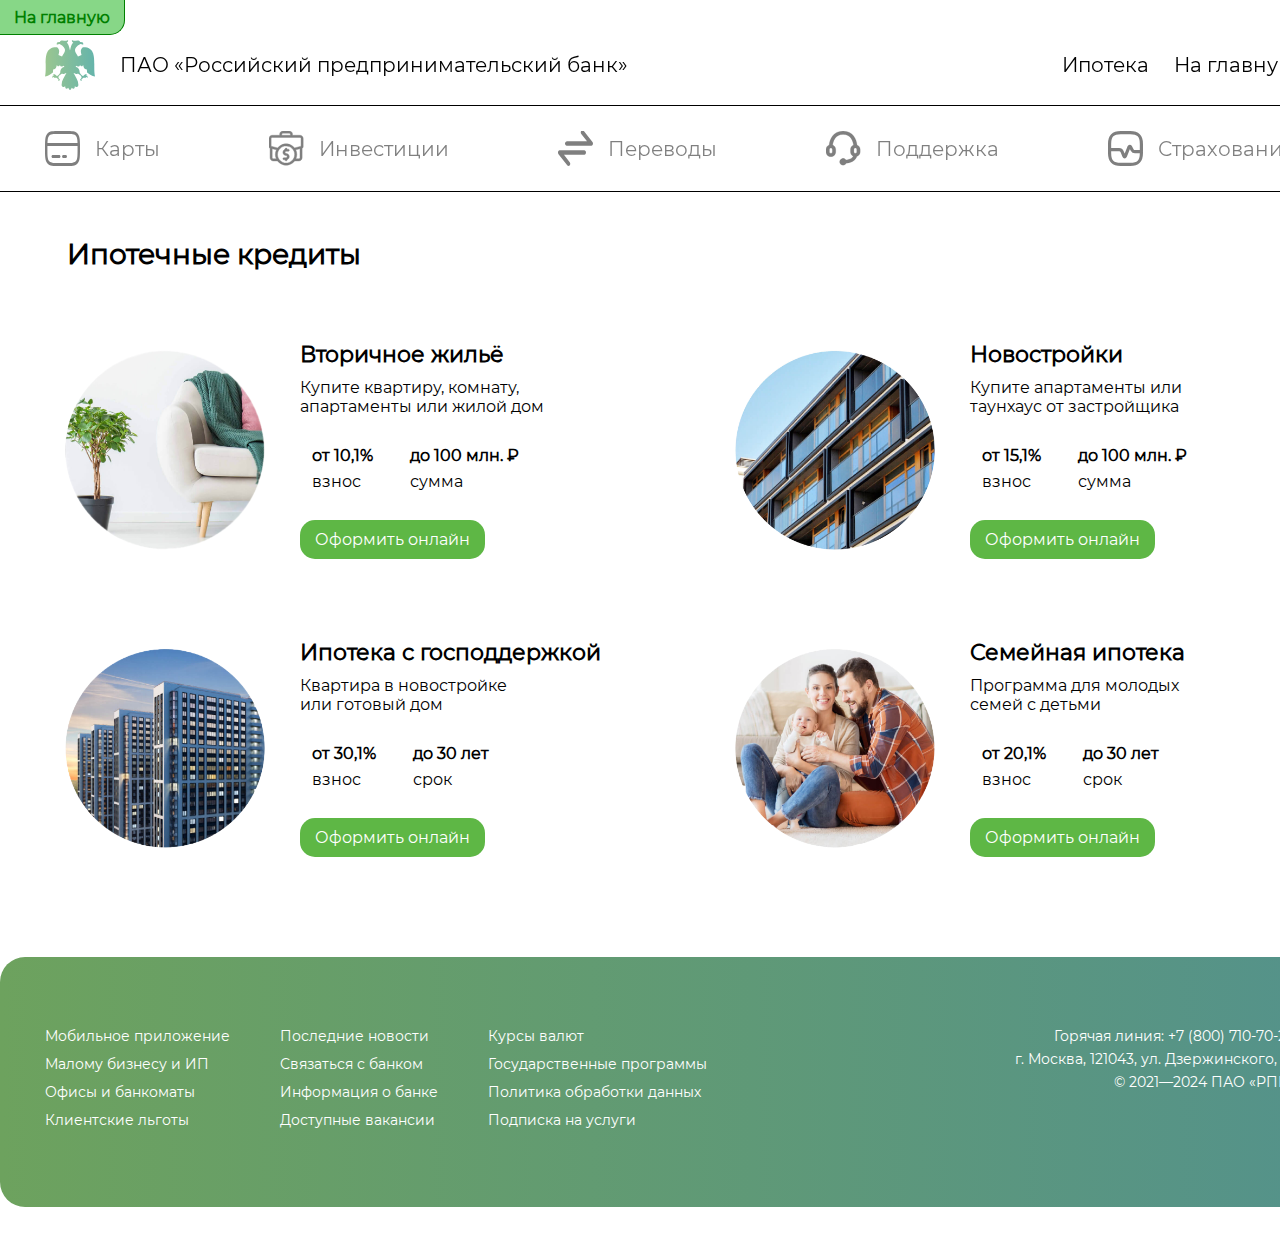
<file: app/pages/mortgage.html>
<!DOCTYPE html>
<html lang="ru">

<head>
    <meta charset="UTF-8">
    <meta name="viewport" content="width=device-width, initial-scale=1.0">
    <title>Ипотека РПБ</title>
    <link rel="stylesheet" href="../styles/basic.css">
    <link rel="stylesheet" href="../styles/include.css">
    <link rel="stylesheet" href="../styles/for-pages/mortgage.css">
    <link rel="icon" href="../assets/img/for-includes/header/logo.svg">
</head>

<body>
    <a class="returnToMain" href="/index.html">На главную</a>
    <header class="bank-header">
        <nav class="header__nav">
            <ul class="nav__upper">
                <li class="nav__upper-item">
                    <a href="../" class="nav__upper-link">
                        <img class="nav__upper-logo" src="../assets/img/for-includes/header/logo.svg" alt="header-logo">

                        <p class="nav__upper-naming">ПАО «Российский предпринимательский банк»</p>
                    </a>
                </li>

                <li class="nav__upper-item">
                    <p class="nav__upper-switch">Ипотека</p>
                    <a class="nav__upper-switch" href="../">На главную</a>
                </li>
            </ul>

            <ul class="nav__lower" style="border-bottom: 1px solid black;">
                <li class="nav__lower-item">
                    <a href="cards.html" class="nav__lower-link">
                        <img src="../assets/img/for-includes/header/icon-cards.svg" alt="item2" class="nav__lower-icon">
                        <p class="nav__lower-text">Карты</p>
                    </a>
                </li>

                <li class="nav__lower-item">
                    <a href="investments.html" class="nav__lower-link">
                        <img src="../assets/img/for-includes/header/icon-investments.svg" alt="item3"
                            class="nav__lower-icon">
                        <p class="nav__lower-text">Инвестиции</p>
                    </a>
                </li>

                <li class="nav__lower-item">
                    <a href="transactions.html" class="nav__lower-link">
                        <img src="../assets/img/for-includes/header/icon-transactions.svg" alt="item4"
                            class="nav__lower-icon">
                        <p class="nav__lower-text">Переводы</p>
                    </a>
                </li>

                <li class="nav__lower-item">
                    <a href="support.html" class="nav__lower-link">
                        <img src="../assets/img/for-includes/header/icon-support.svg" alt="item5"
                            class="nav__lower-icon">
                        <p class="nav__lower-text">Поддержка</p>
                    </a>
                </li>

                <li class="nav__lower-item">
                    <a href="insurance.html" class="nav__lower-link">
                        <img src="../assets/img/for-includes/header/icon-insurance.svg" alt="item6"
                            class="nav__lower-icon">
                        <p class="nav__lower-text">Страхование</p>
                    </a>
                </li>
            </ul>
        </nav>
    </header>

    <main class="mortgage-main">
        <article class="miniature">
            <h1 class="miniature__header">Ипотечные кредиты</h1>
        </article>

        <article class="catalog">
            <div class="offer">
                <img src="../assets/img/for-pages/mortgage/offer-first-icon.png" alt="icon" class="offer__icon">

                <div class="offer__content">
                    <h1 class="offer__header">Вторичное жильё</h1>
                    <p class="offer__descr">Купите квартиру, комнату, апартаменты или жилой дом</p>

                    <table class="offer__table">
                        <tr>
                            <th>от 10,1%</th>
                            <th>до 100 млн. ₽</th>
                        </tr>

                        <tr>
                            <td>взнос</td>
                            <td>сумма</td>
                        </tr>
                    </table>

                    <div class="offer__btns-wrapper">
                        <button class="offer__submit">Оформить онлайн</button>

                        <div class="offer__more-wrapper">
                            <p class="offer__more-text">Подробнее</p>
                            <img src="../assets/img/for-pages/index/calc-link-icon.svg" alt="icon"
                                class="offer__more-icon">
                        </div>
                    </div>
                </div>
            </div>

            <div class="offer offer-reverse">
                <img src="../assets/img/for-pages/mortgage/offer-second-icon.png" alt="icon"
                    class="offer__icon offer__icon-reverse">

                <div class="offer__content">
                    <h1 class="offer__header">Новостройки</h1>
                    <p class="offer__descr">Купите апартаменты или таунхаус от застройщика</p>

                    <table class="offer__table">
                        <tr>
                            <th>от 15,1%</th>
                            <th>до 100 млн. ₽</th>
                        </tr>

                        <tr>
                            <td>взнос</td>
                            <td>сумма</td>
                        </tr>
                    </table>

                    <div class="offer__btns-wrapper">
                        <button class="offer__submit">Оформить онлайн</button>

                        <div class="offer__more-wrapper">
                            <p class="offer__more-text">Подробнее</p>
                            <img src="../assets/img/for-pages/index/calc-link-icon.svg" alt="icon"
                                class="offer__more-icon">
                        </div>
                    </div>
                </div>
            </div>

            <div class="offer">
                <img src="../assets/img/for-pages/mortgage/offer-third-icon.png" alt="icon" class="offer__icon">

                <div class="offer__content">
                    <h1 class="offer__header">Ипотека с господдержкой</h1>
                    <p class="offer__descr">Квартира в новостройке <br> или готовый дом</p>

                    <table class="offer__table">
                        <tr>
                            <th>от 30,1%</th>
                            <th>до 30 лет</th>
                        </tr>

                        <tr>
                            <td>взнос</td>
                            <td>срок</td>
                        </tr>
                    </table>

                    <div class="offer__btns-wrapper">
                        <button class="offer__submit">Оформить онлайн</button>

                        <div class="offer__more-wrapper">
                            <p class="offer__more-text">Подробнее</p>
                            <img src="../assets/img/for-pages/index/calc-link-icon.svg" alt="icon"
                                class="offer__more-icon">
                        </div>
                    </div>
                </div>
            </div>

            <div class="offer offer-reverse">
                <img src="../assets/img/for-pages/mortgage/offer-fourth-icon.png" alt="icon"
                    class="offer__icon offer__icon-reverse">

                <div class="offer__content">
                    <h1 class="offer__header">Семейная ипотека</h1>
                    <p class="offer__descr">Программа для молодых семей с детьми</p>

                    <table class="offer__table">
                        <tr>
                            <th>от 20,1%</th>
                            <th>до 30 лет</th>
                        </tr>

                        <tr>
                            <td>взнос</td>
                            <td>срок</td>
                        </tr>
                    </table>

                    <div class="offer__btns-wrapper">
                        <button class="offer__submit">Оформить онлайн</button>

                        <div class="offer__more-wrapper">
                            <p class="offer__more-text">Подробнее</p>
                            <img src="../assets/img/for-pages/index/calc-link-icon.svg" alt="icon"
                                class="offer__more-icon">
                        </div>
                    </div>
                </div>
            </div>
        </article>
    </main>

    <footer class="bank-footer">
        <div class="footer__links-wrapper">
            <ul class="footer__links-list">
                <li class="footer__link"><a href="#">Мобильное приложение</a></li>
                <li class="footer__link"><a href="#">Малому бизнесу и ИП</a></li>
                <li class="footer__link"><a href="#">Офисы и банкоматы</a></li>
                <li class="footer__link"><a href="#">Клиентские льготы</a></li>
            </ul>

            <ul class="footer__links-list">
                <li class="footer__link"><a href="#">Последние новости</a></li>
                <li class="footer__link"><a href="#">Связаться с банком</a></li>
                <li class="footer__link"><a href="#">Информация о банке</a></li>
                <li class="footer__link"><a href="#">Доступные вакансии</a></li>
            </ul>

            <ul class="footer__links-list">
                <li class="footer__link"><a href="#">Курсы валют</a></li>
                <li class="footer__link"><a href="#">Государственные программы</a></li>
                <li class="footer__link"><a href="#">Политика обработки данных</a></li>
                <li class="footer__link"><a href="#">Подписка на услуги</a></li>
            </ul>
        </div>

        <div class="footer__contacts-wrapper">
            <ul class="footer__contacts">
                <li>Горячая линия: +7 (800) 710-70-20</li>
                <li>г. Москва, 121043, ул. Дзержинского, 19</li>
                <li>© 2021—2024 ПАО «РПБ»</li>
            </ul>
        </div>
    </footer>

</body>

</html>
</file>
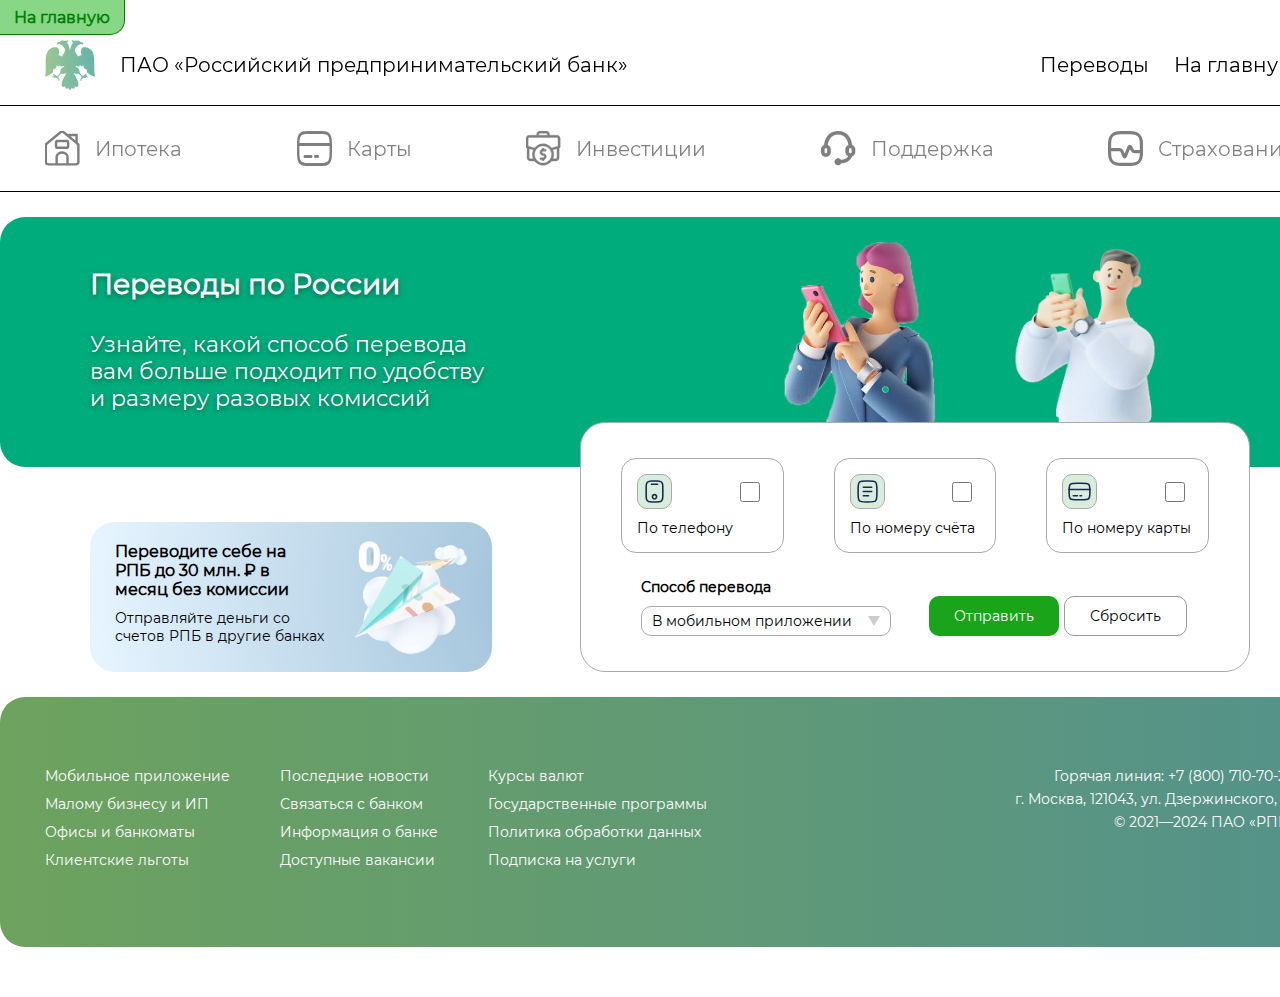
<file: app/pages/transactions.html>
<!DOCTYPE html>
<html lang="ru">

<head>
    <meta charset="UTF-8">
    <meta name="viewport" content="width=device-width, initial-scale=1.0">
    <title>Переводы РПБ</title>
    <link rel="stylesheet" href="../styles/basic.css">
    <link rel="stylesheet" href="../styles/include.css">
    <link rel="stylesheet" href="../styles/for-pages/transactions.css">
    <link rel="icon" href="../assets/img/for-includes/header/logo.svg">
</head>

<body>
    <a class="returnToMain" href="/index.html">На главную</a>
    <header class="bank-header">

        <nav class="header__nav">
            <ul class="nav__upper">
                <li class="nav__upper-item">
                    <a href="../" class="nav__upper-link">
                        <img class="nav__upper-logo" src="../assets/img/for-includes/header/logo.svg" alt="header-logo">

                        <p class="nav__upper-naming">ПАО «Российский предпринимательский банк»</p>
                    </a>
                </li>

                <li class="nav__upper-item">
                    <p class="nav__upper-switch">Переводы</p>
                    <a class="nav__upper-switch" href="../">На главную</a>
                </li>
            </ul>

            <ul class="nav__lower" style="border-bottom: 1px solid black;">
                <li class="nav__lower-item">
                    <a href="mortgage.html" class="nav__lower-link">
                        <img src="../assets/img/for-includes/header/icon-mortgage.svg" alt="item1"
                            class="nav__lower-icon">
                        <p class="nav__lower-text">Ипотека</p>
                    </a>
                </li>

                <li class="nav__lower-item">
                    <a href="cards.html" class="nav__lower-link">
                        <img src="../assets/img/for-includes/header/icon-cards.svg" alt="item2" class="nav__lower-icon">
                        <p class="nav__lower-text">Карты</p>
                    </a>
                </li>

                <li class="nav__lower-item">
                    <a href="investments.html" class="nav__lower-link">
                        <img src="../assets/img/for-includes/header/icon-investments.svg" alt="item3"
                            class="nav__lower-icon">
                        <p class="nav__lower-text">Инвестиции</p>
                    </a>
                </li>

                <li class="nav__lower-item">
                    <a href="support.html" class="nav__lower-link">
                        <img src="../assets/img/for-includes/header/icon-support.svg" alt="item5"
                            class="nav__lower-icon">
                        <p class="nav__lower-text">Поддержка</p>
                    </a>
                </li>

                <li class="nav__lower-item">
                    <a href="insurance.html" class="nav__lower-link">
                        <img src="../assets/img/for-includes/header/icon-insurance.svg" alt="item6"
                            class="nav__lower-icon">
                        <p class="nav__lower-text">Страхование</p>
                    </a>
                </li>
            </ul>
        </nav>
    </header>

    <main class="trans-main">
        <article class="miniature">
            <h1 class="miniature__header">Переводы по России</h1>
            <p class="miniature__descr">Узнайте, какой способ перевода вам больше подходит по удобству и размеру разовых
                комиссий</p>

            <img src="../assets/img/for-pages/transactions/miniature-teaser.png" alt="img" class="miniature__img">
            <img src="../assets/img/for-pages/transactions/miniature-teaser-woman.png" alt="img"
                class="miniature__img miniature__img-woman">
        </article>

        <article class="menu">
            <form class="menu-form">
                <div class="menu-list">
                    <label for="tranTel" class="menu-item">
                        <div class="menu-item__icon">
                            <img src="../assets/img/for-pages/transactions/menu-tel-icon.svg" alt="icon"
                                class="menu-item__icon-path">
                        </div>

                        <p class="menu-item__text">По телефону</p>
                        <input type="checkbox" id="tranTel" class="menu-item__thumb">
                    </label>

                    <label for="tranBill" class="menu-item">
                        <div class="menu-item__icon">
                            <img src="../assets/img/for-pages/transactions/menu-bill-icon.svg" alt="icon"
                                class="menu-item__icon-path">
                        </div>

                        <p class="menu-item__text">По номеру счёта</p>

                        <input type="checkbox" id="tranBill" class="menu-item__thumb">
                    </label>

                    <label for="tranCard" class="menu-item">
                        <div class="menu-item__icon">
                            <img src="../assets/img/for-pages/transactions/menu-card-icon.svg" alt="icon"
                                class="menu-item__icon-path">
                        </div>

                        <p class="menu-item__text">По номеру карты</p>

                        <input type="checkbox" id="tranCard" class="menu-item__thumb">
                    </label>
                </div>
            </form>

            <div class="menu-selector">
                <div class="selector__list-wrapper">
                    <p class="selector__sign">Способ перевода</p>

                    <div class="dropdown">
                        <div class="dropdown__background"></div>

                        <button class="dropdown__btn">В мобильном приложении</button>

                        <ul class="dropdown__list">
                            <li class="dropdown__list-item" data-value="office">В офисе банка</li>
                            <li class="dropdown__list-item" data-value="website">На веб-сайте</li>
                            <li class="dropdown__list-item" data-value="terminal">В банкомате</li>
                        </ul>

                        <input type="text" value="" class="dropdown__input-hidden" disabled>
                    </div>
                </div>

                <div class="selector__inputs">
                    <input type="submit" value="Отправить" class="selector__submit">
                    <input type="reset" value="Сбросить" class="selector__reset">
                </div>
            </div>

        </article>

        <article class="side-menu" onmouseover="this.classList.add('shaking')"
            onanimationend="this.classList.remove('shaking')">
            <h1 class="side-menu__text">Переводите себе на РПБ до 30 млн. ₽ в месяц без комиссии</h1>
            <p class="side-menu__subtext">Отправляйте деньги со счетов РПБ в другие банках</p>
            <img src="../assets/img/for-pages/transactions/small-banner.png" alt="icon" class="side-menu__img">
        </article>

        <!-- <article class="more">
            <h1 class="more__header">Полезно знать</h1>

            <div class="more__items-list">
                <div class="more__item">
                    <img src="../assets/img/for-pages/transactions/small-banner.png" alt="icon" class="more__item-icon">
                    <p class="more__item-text">Переводы за рубеж</p>
                </div>

                <div class="more__item">
                    <img src="../assets/img/for-pages/transactions/small-banner.png" alt="icon" class="more__item-icon">
                    <p class="more__item-text">Автопереводы себе</p>
                </div>

                <div class="more__item">
                    <img src="../assets/img/for-pages/transactions/small-banner.png" alt="icon" class="more__item-icon">
                    <p class="more__item-text">Погашение кредитов других банков</p>
                </div>
            </div>
        </article> -->
    </main>

    <footer class="bank-footer">
        <div class="footer__links-wrapper">
            <ul class="footer__links-list">
                <li class="footer__link"><a href="#">Мобильное приложение</a></li>
                <li class="footer__link"><a href="#">Малому бизнесу и ИП</a></li>
                <li class="footer__link"><a href="#">Офисы и банкоматы</a></li>
                <li class="footer__link"><a href="#">Клиентские льготы</a></li>
            </ul>

            <ul class="footer__links-list">
                <li class="footer__link"><a href="#">Последние новости</a></li>
                <li class="footer__link"><a href="#">Связаться с банком</a></li>
                <li class="footer__link"><a href="#">Информация о банке</a></li>
                <li class="footer__link"><a href="#">Доступные вакансии</a></li>
            </ul>

            <ul class="footer__links-list">
                <li class="footer__link"><a href="#">Курсы валют</a></li>
                <li class="footer__link"><a href="#">Государственные программы</a></li>
                <li class="footer__link"><a href="#">Политика обработки данных</a></li>
                <li class="footer__link"><a href="#">Подписка на услуги</a></li>
            </ul>
        </div>

        <div class="footer__contacts-wrapper">
            <ul class="footer__contacts">
                <li>Горячая линия: +7 (800) 710-70-20</li>
                <li>г. Москва, 121043, ул. Дзержинского, 19</li>
                <li>© 2021—2024 ПАО «РПБ»</li>
            </ul>
        </div>
    </footer>

    <script src="../script/transactions.js"></script>
</body>

</html>
</file>
<file: styles/basic.css>
@font-face {
    font-family: 'Montserrat-Regular';
    src: url(../assets/fonts/Montserrat/Montserrat-Regular.ttf);
}

*,
*::before,
*::after {
    margin: 0;
    padding: 0;
    box-sizing: border-box;
    font-family: 'Montserrat-Regular';

    user-select: none;
}

a {
    text-decoration: none;
    color: #000;
}

li {
    list-style: none;
}

body {
    margin: 25px 0 auto;
}

main {
    padding: 0 5%;
}
</file>
<file: styles/include.css>
.bank-header {
    position: relative;
}

.header__nav {
    font-size: 20px;

    width: 100%;
    display: flex;
    flex-direction: column;
}

.header__nav>* {
    display: inherit;
}

.nav__upper {
    display: inherit;
    align-items: center;

    position: relative;

    justify-content: space-between;
    border-bottom: 1px solid black;

    padding: 15px 45px;
}

.nav__upper-item {
    display: inherit;
    align-items: inherit;
}

.nav__upper-link {
    display: inherit;
    align-items: inherit;
    transition: all 0.25s ease-in-out;

    &:hover {
        opacity: 1;
    }
}

.nav__upper-logo {
    width: 50px;
    height: 50px;
    margin-right: 25px;
}

.nav__upper-switch {
    transition: all 0.5s ease-in-out;

    &:hover {
        cursor: pointer;
        opacity: 0.65;
    }

    &:last-of-type {
        margin-left: 25px;
    }
}

.nav__lower {
    display: inherit;
    justify-content: space-between;
    padding: 25px 45px;
}

.nav__lower-item {
    transition: all 0.25s ease-in-out;
}

.nav__lower-link {
    display: flex;
    align-items: center;

    transition: inherit;
    opacity: 0.5;

    &:hover {
        opacity: 1;
    }
}

.nav__lower-icon {
    width: 35px;
    height: 35px;
    margin-right: 15px;
}

.bank-footer {
    display: flex;
    justify-content: space-between;
    width: 100%;
    padding: 70px 45px;
    border-top-left-radius: 25px;
    border-top-right-radius: 25px;
    background: linear-gradient(90deg, rgb(109, 162, 94), rgb(84, 146, 139));
    color: #fff;
    font-weight: 400;
    font-size: 14px;
}

.footer__links-wrapper {
    display: flex;
}

.footer__links-list {
    margin-right: 50px;
}

.footer__link {
    margin-bottom: 10px;
}

.footer__link>* {
    color: #fff;
    opacity: 1;
    transition: all 0.5s ease-in-out;
}

.footer__link> :hover {
    opacity: 0.5;
}

.footer__contacts-wrapper {
    display: block;
}

.footer__contacts {
    text-align: right;
}

.footer__contacts>* {
    margin-bottom: 5px;
}

.bank-header,
.bank-footer {
    width: 90%;
    margin-left: auto;
    margin-right: auto;
}

@media (max-width: 1440px) {
    .bank-header * {
        font-size: 18px;
    }

    .nav__lower-icon {
        width: 30px;
        height: 30px;
    }
}

@media (max-width: 1240px) {
    .bank-header * {
        font-size: 14px;
    }
}

@media (max-width: 1140px) {
    .bank-footer {
        justify-content: space-evenly;
        align-items: center;
        width: 100%;
        border-radius: 0;
        padding: 25px;
    }

    .bank-header {
        width: 100vw;
        margin-left: 0;
        margin-right: 0;
    }
    
    .bank-header * {
        font-size: 14px;
    }
}

@media (max-width: 1020px) {
    .bank-header {
        width: 100vw;
        margin-left: 0;
        margin-right: 0;
    }
    
    .bank-header * {
        font-size: 14px;
    }

    .nav__lower {
        padding: 25px 35px;
    }
}

@media (max-width: 920px) {
    .nav__lower {
        padding: 15px;
    }
}

@media (max-width: 840px) {
    .nav__lower {
        display: grid;
        grid-template-columns: 1fr 1fr 1fr;
        gap: 10px;
    }

    .nav__lower-item {
        display: flex;
        justify-content: center;
    }

    .nav__upper-item:last-child {
        display: none;
    }

    .bank-footer {
        flex-wrap: wrap;
    }

    .bank-footer > *:last-child {
        margin-top: 15px;
    }
}

@media (max-width: 500px) {
    .bank-header {
        width: 100vw;
        margin-left: 0;
        margin-right: 0;
    }

    .nav__upper {
        width: inherit;
        padding: 0 20px 10px 20px;
    }

        .nav__upper-logo {
            width: 25px;
            height: 25px;
            margin-right: 15px;
        }

        .nav__upper-naming {
            font-size: 11px;
        }

            .nav__upper-item:first-child {
                width: inherit;
            }

            .nav__upper-link {
                margin: 0 auto;
            }

    .nav__lower {
        width: inherit;
        display: grid;
        grid-template-columns: 1fr 1fr;
        padding: 15px 25px;

        gap: 7.5px;
    }

        .nav__lower-icon {
            width: 20px;
            height: 20px;
        }

        .nav__lower-text {
            width: 100%;
            font-size: 14px;
        }

    .bank-footer {
        display: block;
        padding: 15px;
        font-size: 14px;
        height: fit-content;
    }

        .footer__links-wrapper {
            display: block;
        }

            .footer__links-list {
                margin: 0;
            }

                .footer__links-list * {
                    text-align: center;
                }

        .footer__contacts-wrapper {
            margin-top: 15px;
        }

            .footer__contacts * {
                text-align: center;
                font-size: 12px;
            }

            .footer__links-list {
                display: grid;
                grid-template-columns: 1fr 1fr;
                grid-template-rows: 1fr 1fr;
                gap: 10px;

                margin-bottom: 10px;
            }

                .footer__links-list * {
                    font-size: 14px;
                }

                .footer__link {
                    -webkit-tap-highlight-color: rgba(0, 0, 0, 0);
                    margin-bottom: 10px;
                    padding: 5px;
                }
}
</file>
<file: styles/for-pages/cards.css>
.cards-main {
    margin: 45px auto 75px auto;
}

    .cards__header {
        font-size: 28px;
    }

    .cards-main * {
        border-radius: 30px;
    }

    .cards-main > * {
        margin: 45px auto;
        width: 75%;
    }

    .miniature,
    .offer__content {
        background: #f1f1f1;
        height: 250px;
        margin: auto;

        display: grid;
        grid-template-columns: 40% 60%;
        grid-template-rows: 1fr;
    }

        .miniature-logo-wrapper {
            width: 100%;
            height: 100%;
            display: flex;
            justify-content: center;
            align-items: center;
        }

            .miniature__logo {
                width: 200px;
                height: 200px;

                transition: all 0.5s ease-in-out;

                &:hover {
                    transform: scale(1.1);
                }
            }

        .sub-miniature {
            background: #e4e4e4;
            padding: 35px 50px;
        }

            .sub-miniature__header {
                margin-bottom: 15px;
                font-size: 22px;
                line-height: 35px;
            }

                .sub-miniature__item {
                    line-height: 25px;
                    list-style: disc;
                    list-style-position: inside;
                    font-size: 18px;
                }

        .offer__header {
            margin: 45px 0;
        }

        .offer__content {
            height: 325px;
        }

            .offer__panel {
                padding: 35px 50px;
                background: #e4e4e4;
            }

                .panel__descr {
                    font-size: 18px;
                    margin: 25px 0;
                }

                .panel__table {
                    margin: 25px 0;
                }

                    .panel__table * {
                        font-size: 18px;
                        text-align: start;
                        width: 185px;
                        height: 30px;
                    }

                .panel__btns {
                    display: flex;
                    align-items: center;
                }

                    .panel__btns * {
                        cursor: pointer;
                        font-size: 16px;
                    }

                    .panel__submit {
                        margin-right: 25px;
                        width: 200px;
                        height: 40px;
                        color: white;
                        background: #5eb745;
                        border: none;

                        transition: 0.5s ease-in-out;

                        &:hover {
                            background-color: green;
                        }
                    }

                    .panel__link {
                        display: flex;
                        align-items: center;

                        transition: all 0.5s ease-in-out;
                    }

                        .panel__link-text {
                            margin-right: 10px;
                        }
    
    .tutor {
        display: grid;
        grid-template-columns: 30% 5% 30% 5% 30%;
        grid-template-rows: 1fr 1fr;
        justify-items: center;
    }

        .tutor > * {
            display: flex;
            flex-direction: column;
            justify-content: center;
            align-items: center;
        }

        .tutor__num {
            display: flex;
            justify-content: center;
            align-items: center;

            width: 75px;
            height: 75px;
            background: #e5f1e5;
            color: #095C18;

            font-size: 28px;
            font-weight: 600;
        }

            .tutor__descr > * {
                text-align: center;
            }

            .tutor__header-item {
                font-size: 20px;
                margin: 10px 0 15px 0;
            }

            .tutor__text-item {
                font-size: 16px;
            }

            .tutor__arrow img {
                width: 32px;
                height: 16px;
            }

@media (max-width: 1440px) {
    main {
        padding: 0;
    }

    .cards-main > * {
        width: 85%;
    }
}

@media (max-width: 1140px) {
    .cards-main > * {
        width: 100%;
    }
    
    .offer__content {
        border-radius: 0;
    }

    .offer__panel {
        border-bottom-right-radius: 0;
        border-top-right-radius: 0;
    }

    .tutor {
        padding: 0 25px;
    }
}

@media (max-width: 960px) {
    .miniature__logo {
        width: 150px;
        height: 150px;
    }

    .offer__content {
        grid-template-columns: 30% 70%;
    }
}

@media (max-width: 700px) {
    .tutor {
        display: grid;
        grid-template-columns: 1fr;
        grid-template-rows: 1fr 1fr 1fr;
        gap: 25px;
    }

    .cards__header {
        padding: 0 25px;
    }

    .tutor__arrow, 
    .tutor__num,
    .tutor__none {
        display: none;
    }
}


@media (max-width: 830px) {
    .miniature__logo {
        display: none;
    }

    .offer__content {
        grid-template-columns: 0 100%;
    }

    .offer__panel {
        border-radius: 0;
        padding: 30px;
    }
}

@media (max-width: 475px) {
    .panel__link {
        display: none;
    }
}
</file>
<file: styles/for-pages/investments.css>
.invests-main {
    margin: 45px auto 75px auto;
}

    .params-wrapper {
        width: 90%;
        height: 650px;
        margin: auto;
    }

        .params__header {
            margin-bottom: 35px;
            font-size: 28px;
            font-weight: 700;
        }

        .params__set {
            display: grid;
            grid-template-columns: 1fr 1fr 1fr 1fr;
            grid-template-rows: 1fr 1fr;
            gap: 35px;
        }

            .param-card {
                display: flex;
                flex-direction: column;

                height: 285px;
                width: 275px;

                border-radius: 15px;
                box-shadow: 0 0 5px #b4b4b4;

                cursor: pointer;

                padding: 10px 20px;

                transition: all 0.5s ease-in-out;

                &:hover {
                    box-shadow: 0 0 10px #666;
                }
            }

                .param-card > * {
                    margin-bottom: 10px;
                }

                .param-card__icon {
                    width: 135px;
                    height: 135px;
                }

                .param-card__header {
                    font-size: 16px;
                }

                .param-card__sign {
                    font-size: 12px;
                    color: #878b90;
                }

                .param-card__descr {
                    font-size: 14px;
                }

@media (max-width: 1024px) {
    .invests-main {
        width: 100%;
        margin-left: auto;
        margin-right: auto;
    }
}
</file>
<file: styles/for-pages/mortgage.css>
.mortgage-main {
    margin: 45px 0;
}

    .miniature {
        margin: 25px auto;
        width: 90%;
    }

        .miniature__header {
            font-size: 28px;
        }

        .miniature__content-wrapper {
            display: flex;
            justify-content: space-between;
        }

            .miniature__content {
                width: 100%;
                height: 175px;
                border-radius: 25px;
                background: #ececec;
                margin-top: 25px;
            }

    .catalog {
        margin: 30px 0 60px 0;
        width: 100%;

        display: grid;
        grid-template-columns: 1fr 1fr;
        grid-template-rows: 1fr 1fr;
        gap: 15px;
    }

        .catalog > * {
            margin: 30px 0;
        }

        .offer {
            display: flex;
            align-items: center;
        }

            .offer__icon {
                width: 200px;
                height: 200px;
                margin-right: 35px;
                border-radius: 100%;
                transition: all 0.5s ease-in-out;
                cursor: pointer;

                &:hover {
                    transform: scale(1.05);
                    /* box-shadow: 0 1px 10px #eee, 0 1px 15px #aaa; */
                }
            }

                .offer__content > * {
                    margin: 10px 0;
                }

                .offer__header {
                    font-size: 22px;
                }

                .offer__descr {
                    width: 250px;
                }

                .offer__table {
                    padding: 15px 0;
                }

                    .offer__table td,
                    .offer__table th {
                        padding: 2.5px 25px 2.5px 10px;
                    }

                .offer__btns-wrapper {
                    display: flex;
                    align-items: center;
                }

                    .offer__btns-wrapper > * {
                        cursor: pointer;
                    }
                
                    .offer__submit {
                        background: #5eb745;
                        font-size: 16px;
                        color: #fff;
                        padding: 10px 15px;
                        border: none;
                        border-radius: 15px;
                        margin-right: 40px;

                        transition: all 0.5s ease-in-out;

                        &:hover {
                            text-shadow: 0 0 2.5px #fff;
                            background: green;
                        }
                    }

                    .offer__more-wrapper {
                        display: none;
                        /* display: flex; */
                        align-items: center;
                    }

                        /* .offer__more-text {

                        } */

                        .offer__more-icon {
                            margin-left: 10px;
                            height: 15px;
                        }

@media (max-width: 1180px) {
    .offer__icon {
        width: 150px;
        height: 150px;
    }

    .offer__header {
        font-size: 18px;
    }

    .offer__descr,
    .offer__submit {
        font-size: 16px;
    }

    .offer__table {
        font-size: 14px;
    }
}

@media (max-width: 1000px) {
    .offer__icon {
        width: 125px;
        height: 125px;
    }

    /* .offer__header {
        font-size: 16px;
    }

    .offer__descr,
    .offer__submit {
        font-size: 14px;
    }

    .offer__table {
        font-size: 12px;
    } */
}

@media (max-width: 900px) {
    .catalog {
        grid-template-columns: 1fr;
    }

    .miniature__header {
        text-align: center;
    }

    .offer {
        display: flex;
        justify-content: center;
    }

    .offer__header {
        font-size: 20px;
    }

    .offer__descr {
        font-size: 18px;
    }

    .offer__table,
    .offer__submit {
        font-size: 16px;
    }
}

@media (max-width: 475px) {
    .offer__icon {
        display: none;
    }
}
</file>
<file: styles/for-pages/transactions.css>
.trans-main {
    position: relative;
    margin-bottom: 75px;
}

.trans-main > * {
    margin: 25px 0;
}

.miniature {
    height: 250px;

    color: white;
    padding: 35px 90px;
    background: #00ac7c;
    border-radius: 25px;

    position: relative;
}

.miniature>* {
    margin: 15px 0;
    text-shadow: 0 2px 5px #006649;
}

.miniature__header {
    font-size: 28px;
}

.miniature__descr {
    position: absolute;

    font-size: 22px;
    width: 400px;
}

.miniature__img {
    position: absolute;

    width: 160px;

    bottom: -5px;
    right: 175px;

    transition: all 0.5s ease-in-out;

    &:hover {
        transform: scale(1.1);
    }
}

.miniature__img-woman {
    right: 400px;
}

.menu {
    padding: 25px 0;

    position: absolute;
    top: 180px;
    right: 90px;

    width: 50%;
    border-radius: 25px;
    background: #fff;
    border: 1px solid #aaa;

    display: flex;
    flex-direction: column;
    justify-content: center;
}

.menu-form {
    width: 100%;
    position: relative;
    z-index: 3;
}

.menu-list {
    padding: 0 15px;

    display: flex;
    justify-content: space-between;
}

.menu-item {
    display: flex;
    flex-direction: column;
    position: relative;
    padding: 15px;

    width: 200px;
    height: 95px;
    border: 1px solid #aaa;
    border-radius: 15px;
    margin: 0 25px 25px 25px;

    transition: 0.3s linear;

    &:hover {
        background: #eee;
        /* box-shadow: 0 0 10px #aaa; */
    }
}

.menu-item__icon {
    width: 35px;
    height: 35px;
    background: #d9eddd;
    border-radius: 10px;

    border: 1px solid #aaa;

    display: flex;
    justify-content: center;
    align-items: center;
}

.menu-item__icon-path {
    height: 25px;
}

.menu-item__text {
    margin-top: 10px;
    font-size: 14px;
}

.menu-item__thumb {
    position: absolute;
    width: 20px;
    height: 20px;

    top: 23px;
    right: 23px;

    accent-color: green;
}

.menu-selector {
    padding: 0 60px;
    display: flex;
    align-items: flex-end;
}

.selector__list-wrapper {
    margin-right: 35px;
}

.selector__sign {
    position: relative;
    z-index: 3;
    margin-bottom: 10px;
    font-size: 14px;
    font-weight: 600;
}

.selector__list {
    padding: 5px 10px;
    outline: none;


}

.selector__inputs {
    width: 100%;
    display: flex;
    justify-content: space-around;
}

.selector__inputs>* {
    padding: 10px 25px;
    font-size: 14px;
    border-radius: 10px;
    transition: 0.5s ease-in-out;
    cursor: pointer;
}

.selector__submit {
    background: rgb(25, 164, 25);
    border: none;
    color: white;

    &:hover {
        background: rgb(16, 130, 16);
    }
}

.selector__reset {
    background: white;
    border: 1px solid #999;

    &:hover {
        background: #eee;
        box-shadow: 0 0 2px #999;
    }
}

.side-menu {
    background: radial-gradient(circle at 125%, #96bad4, #e7f5ff);
    border-radius: 25px;
    margin-left: 90px;
    margin-top: 55px;
    width: 30%;
    height: 150px;

    padding: 20px 25px;
    position: relative;
}

.side-menu__text {
    width: 205px;
    font-size: 16px;
    margin-bottom: 10px;

    position: relative;
    z-index: 2;
}

.side-menu__subtext {
    width: 215px;
    font-size: 14px;
    margin-bottom: 0;

    position: relative;
    z-index: 2;
}

.side-menu__img {
    position: absolute;
    height: 155px;
    top: 0;
    right: 25px;
    z-index: 1;
}

@keyframes shakingoff_elements {
    0% {
        transform: rotate(0);
    }

    25% {
        transform: rotate(1.5deg);
    }

    75% {
        transform: rotate(-1.5deg);
    }

    100% {
        transform: rotate(0);
    }
}

.shaking {
    animation: shakingoff_elements 0.75s ease-in-out both;
}

.more {
    /* border: 1px solid black; */
    padding: 30px 90px;
    height: 300px;
}

.more__header {
    margin-bottom: 25px;
    font-size: 22px;
}

.more__items-list {
    display: flex;
    justify-content: space-between;
}

.more__item {
    width: 325px;
    height: 135px;
    /* border: 1px solid red; */
}

.more__item-icon {
    height: 100%;
    width: 100%;
}

.more__item-text {
    margin-top: 15px;
}

.dropdown__btn {
    width: 250px;
    position: relative;
    font-size: 14px;
    background: white;
    border: 1px solid #aaa;
    text-align: left;

    padding: 5px 0 5px 10px;
    border-radius: 10px;

    position: relative;

    &::after {
        content: '';
        position: absolute;
        top: 50%;
        right: 10px;

        transform: translateY(-50%);

        border-width: 10px 6px 0 6px;
        border-color: #aaaaaa96 transparent transparent transparent;
        border-style: solid;

        pointer-events: none;
    }
}

.dropdown {
    position: relative;
}

.dropdown__input-hidden {
    bottom: -115px;
    opacity: 0;
    position: absolute;
}

.dropdown__btn {
    position: relative;
    z-index: 2;

    cursor: pointer;

    transition: 0.25s ease-in-out;

    &:hover {
        background: #eee;
    }
}

.dropdown__list {
    /* display: none; */

    position: absolute;
    z-index: 1;
    width: 100%;

    transition: 0.5s ease-in-out;
    transform: translateY(-120px);

    box-shadow: 0;
    border-radius: 6px;
}

.dropdown__list--visible {
    transform: translateY(-10px);
}

.dropdown__list-item {
    border-top: 1px solid #aaa;
    border-right: 1px solid #aaa;
    border-left: 1px solid #aaa;

    background: #fff;
    padding: 5px 0 5px 10px;
    font-size: 14px;

    cursor: pointer;

    transition: 0.25s ease-in-out;

    &:first-child {
        padding: 15px 0 5px 10px;
    }

    &:last-child {
        border-radius: 0 0 6px 6px;
        border-bottom: 1px solid #aaa;
    }

    &:hover {
        background: #eee;
    }
}

.dropdown__background {
    background: white;
    position: absolute;
    width: 125%;
    height: 450%;
    transform: translate(-30px, -110px);

    z-index: 2;
}

@media (max-width: 1440px) {
    .miniature__img {
        display: none;
    }

    .menu {
        position: static;
        width: 90%;
        margin: 0 auto;
    }

    .side-menu {
        display: none;
    }
}

@media (max-width: 875px) {
    .menu {
        width: 100%;
    }

    .menu-list {
        flex-wrap: wrap;
    }

    .menu-item {
        margin: 15px;
    }

    .menu-selector {
        margin: 25px 0;
    }
}
</file>
<file: app/styles/basic.css>
@font-face {
    font-family: 'Montserrat-Regular';
    src: url(../assets/fonts/Montserrat/Montserrat-Regular.ttf);
}

.returnToMain {
    -webkit-tap-highlight-color: rgba(0, 0, 0, 0);
    border-bottom-right-radius: 15px;
    background: rgb(135, 215, 135);
    border: 1px solid green;
    border-left: none;
    border-top: none;
    font-weight: 600;
    width: 125px;
    height: 35px;
    position: fixed;
    left: 0;
    top: 0;

    display: flex;
    justify-content: center;
    align-items: center;

    text-decoration: none;
    color: green;

    transition: .5s ease-in-out;
}

*,
*::before,
*::after {
    margin: 0;
    padding: 0;
    box-sizing: border-box;
    font-family: 'Montserrat-Regular';

    user-select: none;
}

a {
    text-decoration: none;
    color: #000;
}

li {
    list-style: none;
}

body {
    margin: 25px auto;
    width: 1340px;
}
</file>
<file: app/styles/include.css>
.bank-header {
    position: relative;
}

.header__nav {
    font-size: 20px;

    width: 100%;
    display: flex;
    flex-direction: column;
}

.header__nav>* {
    display: inherit;
}

.nav__upper {
    display: inherit;
    align-items: center;

    position: relative;

    justify-content: space-between;
    border-bottom: 1px solid black;

    padding: 15px 45px;
}

.nav__upper-item {
    display: inherit;
    align-items: inherit;
}

.nav__upper-link {
    display: inherit;
    align-items: inherit;
    transition: all 0.25s ease-in-out;

    &:hover {
        opacity: 1;
    }
}

.nav__upper-logo {
    width: 50px;
    height: 50px;
    margin-right: 25px;
}

.nav__upper-switch {
    transition: all 0.5s ease-in-out;

    &:hover {
        cursor: pointer;
        opacity: 0.65;
    }

    &:last-of-type {
        margin-left: 25px;
    }
}

.nav__lower {
    display: inherit;
    justify-content: space-between;
    padding: 25px 45px;
}

.nav__lower-item {
    transition: all 0.25s ease-in-out;
}

.nav__lower-link {
    display: flex;
    align-items: center;

    transition: inherit;
    opacity: 0.5;

    &:hover {
        opacity: 1;
    }
}

.nav__lower-icon {
    width: 35px;
    height: 35px;
    margin-right: 15px;
}

.bank-footer {
    display: flex;
    justify-content: space-between;
    width: 100%;
    height: 250px;
    margin-bottom: 50px;
    padding: 70px 45px;
    border-radius: 25px;
    background: linear-gradient(90deg, rgb(109, 162, 94), rgb(84, 146, 139));
    color: #fff;
    font-weight: 400;
    font-size: 14px;
}

.footer__links-wrapper {
    display: flex;
}

.footer__links-list {
    margin-right: 50px;
}

.footer__link {
    margin-bottom: 10px;
}

.footer__link>* {
    color: #fff;
    opacity: 1;
    transition: all 0.5s ease-in-out;
}

.footer__link> :hover {
    opacity: 0.5;
}

.footer__contacts-wrapper {
    display: block;
}

.footer__contacts {
    text-align: right;
}

.footer__contacts>* {
    margin-bottom: 5px;
}

@media (max-width: 1024px) {
    .bank-header,
    .bank-footer {
        width: 90%;
        margin-left: auto;
        margin-right: auto;
    }

    .bank-header * {
        font-size: 18px;
    }

    .bank-footer {
        margin-bottom: 35px;
    }
}

@media (max-width: 425px) {
    /* * {
        outline: 1px solid red;
    } */

    body {
        width: 100vw;
    }

    .bank-header {
        width: 100vw;
        margin-left: 0;
        margin-right: 0;
    }

    .nav__upper {
        width: inherit;
        padding: 0 20px 10px 20px;
    }

        .nav__upper-logo {
            width: 25px;
            height: 25px;
            margin-right: 15px;
        }

        .nav__upper-naming {
            font-size: 11px;
        }

            .nav__upper-item:first-child {
                width: inherit;
            }

            .nav__upper-link {
                margin: 0 auto;
            }

        .nav__upper-item:last-child {
            display: none;
        }

    .nav__lower {
        width: inherit;
        display: grid;
        grid-template-columns: 1fr 1fr;
        padding: 15px 25px;

        gap: 7.5px;
    }

        .nav__lower-icon {
            width: 20px;
            height: 20px;
        }

        .nav__lower-text {
            width: 100%;
            font-size: 14px;
        }

    .bank-footer {
        display: block;
        padding: 15px;
        font-size: 14px;
        height: fit-content;
    }

        .footer__links-wrapper {
            display: block;
        }

            .footer__links-list {
                margin: 0;
            }

                .footer__links-list * {
                    text-align: center;
                }

        .footer__contacts-wrapper {
            margin-top: 15px;
        }

            .footer__contacts * {
                text-align: center;
                font-size: 12px;
            }

            .footer__links-list {
                display: grid;
                grid-template-columns: 1fr 1fr;
                grid-template-rows: 1fr 1fr;
                gap: 10px;

                margin-bottom: 10px;
            }

                .footer__links-list * {
                    font-size: 14px;
                }

                .footer__link {
                    -webkit-tap-highlight-color: rgba(0, 0, 0, 0);
                    margin-bottom: 10px;
                    padding: 5px;
                }
}
</file>
<file: app/styles/for-pages/cards.css>
.cards-main {
    margin: 45px auto 75px auto;
}

    .cards__header {
        font-size: 28px;
    }

    .cards-main * {
        border-radius: 30px;
    }

    .cards-main > * {
        margin: 45px auto;
        width: 75%;
    }

    .miniature,
    .offer__content {
        background: #f1f1f1;
        height: 250px;
        margin: auto;

        display: grid;
        grid-template-columns: 40% 60%;
        grid-template-rows: 1fr;
    }

        .miniature-logo-wrapper {
            width: 100%;
            height: 100%;
            display: flex;
            justify-content: center;
            align-items: center;
        }

            .miniature__logo {
                width: 200px;
                height: 200px;

                transition: all 0.5s ease-in-out;

                &:hover {
                    transform: scale(1.1);
                }
            }

        .sub-miniature {
            background: #e4e4e4;
            padding: 35px 50px;
        }

            .sub-miniature__header {
                margin-bottom: 15px;
                font-size: 22px;
                line-height: 35px;
            }

                .sub-miniature__item {
                    line-height: 25px;
                    list-style: disc;
                    list-style-position: inside;
                    font-size: 18px;
                }

        .offer__header {
            margin: 45px 0;
        }

        .offer__content {
            height: 325px;
        }

            .offer__panel {
                padding: 35px 50px;
                background: #e4e4e4;
            }

                .panel__descr {
                    font-size: 18px;
                    margin: 25px 0;
                }

                .panel__table {
                    margin: 25px 0;
                }

                    .panel__table * {
                        font-size: 18px;
                        text-align: start;
                        width: 185px;
                        height: 30px;
                    }

                .panel__btns {
                    display: flex;
                    align-items: center;
                }

                    .panel__btns * {
                        cursor: pointer;
                        font-size: 16px;
                    }

                    .panel__submit {
                        margin-right: 25px;
                        width: 200px;
                        height: 40px;
                        color: white;
                        background: #5eb745;
                        border: none;

                        transition: 0.5s ease-in-out;

                        &:hover {
                            background-color: green;
                        }
                    }

                    .panel__link {
                        display: flex;
                        align-items: center;

                        transition: all 0.5s ease-in-out;
                    }

                        .panel__link-text {
                            margin-right: 10px;
                        }
    
    .tutor {
        display: grid;
        grid-template-columns: 30% 5% 30% 5% 30%;
        grid-template-rows: 1fr 1fr;
        justify-items: center;
    }

        .tutor > * {
            display: flex;
            flex-direction: column;
            justify-content: center;
            align-items: center;
        }

        .tutor__num {
            display: flex;
            justify-content: center;
            align-items: center;

            width: 75px;
            height: 75px;
            background: #e5f1e5;
            color: #095C18;

            font-size: 28px;
            font-weight: 600;
        }

            .tutor__descr > * {
                text-align: center;
            }

            .tutor__header-item {
                font-size: 20px;
                margin: 10px 0 15px 0;
            }

            .tutor__text-item {
                font-size: 16px;
            }

            .tutor__arrow img {
                width: 32px;
                height: 16px;
            }
</file>
<file: app/styles/for-pages/investments.css>
.invests-main {
    margin: 45px auto 75px auto;
}

    .params-wrapper {
        width: 90%;
        height: 650px;
        margin: auto;
    }

        .params__header {
            margin-bottom: 35px;
            font-size: 28px;
            font-weight: 700;
        }

        .params__set {
            display: grid;
            grid-template-columns: 1fr 1fr 1fr 1fr;
            grid-template-rows: 1fr 1fr;
            gap: 35px;
        }

            .param-card {
                display: flex;
                flex-direction: column;

                height: 285px;
                width: 275px;

                border-radius: 15px;
                box-shadow: 0 0 5px #b4b4b4;

                cursor: pointer;

                padding: 10px 20px;

                transition: all 0.5s ease-in-out;

                &:hover {
                    box-shadow: 0 0 10px #666;
                }
            }

                .param-card > * {
                    margin-bottom: 10px;
                }

                .param-card__icon {
                    width: 135px;
                    height: 135px;
                }

                .param-card__header {
                    font-size: 16px;
                }

                .param-card__sign {
                    font-size: 12px;
                    color: #878b90;
                }

                .param-card__descr {
                    font-size: 14px;
                }

@media (max-width: 1024px) {
    .invests-main {
        width: 100%;
        margin-left: auto;
        margin-right: auto;
    }
}
</file>
<file: app/styles/for-pages/mortgage.css>
.mortgage-main {
    /* margin: 45px 270px; */
    margin: 45px 0;
}

    .miniature {
        margin: 25px auto;
        width: 90%;
    }

        .miniature__header {
            font-size: 28px;
        }

        .miniature__content-wrapper {
            display: flex;
            justify-content: space-between;
        }

            .miniature__content {
                width: 100%;
                height: 175px;
                border-radius: 25px;
                background: #ececec;
                margin-top: 25px;
            }

    .catalog {
        margin: 30px 0 60px 0;
        width: 100%;

        display: grid;
        grid-template-columns: 1fr 1fr;
        grid-template-rows: 1fr 1fr;
    }

        .catalog > * {
            margin: 30px 0;
        }

        .offer {
            display: flex;
            align-items: center;
            padding-left: 65px;
        }

        /* .offer-reverse {
            padding-left: 0;
        } */

            .offer__icon {
                width: 200px;
                height: 200px;
                margin-right: 35px;
                border-radius: 100%;
                transition: all 0.5s ease-in-out;
                cursor: pointer;

                &:hover {
                    transform: scale(1.05);
                    /* box-shadow: 0 1px 10px #eee, 0 1px 15px #aaa; */
                }
            }

            /* .offer__icon-reverse {
                transform: scaleX(-1);
            } */

            /* .offer__content {

            } */

                .offer__content > * {
                    margin: 10px 0;
                }

                .offer__header {
                    font-size: 22px;
                }

                .offer__descr {
                    width: 250px;
                }

                .offer__table {
                    padding: 15px 0;
                }

                    .offer__table td,
                    .offer__table th {
                        padding: 2.5px 25px 2.5px 10px;
                    }

                .offer__btns-wrapper {
                    display: flex;
                    align-items: center;
                }

                    .offer__btns-wrapper > * {
                        cursor: pointer;
                    }
                
                    .offer__submit {
                        background: #5eb745;
                        font-size: 16px;
                        color: #fff;
                        padding: 10px 15px;
                        border: none;
                        border-radius: 15px;
                        margin-right: 40px;

                        transition: all 0.5s ease-in-out;

                        &:hover {
                            text-shadow: 0 0 2.5px #fff;
                            background: green;
                        }
                    }

                    .offer__more-wrapper {
                        display: none;
                        /* display: flex; */
                        align-items: center;
                    }

                        /* .offer__more-text {

                        } */

                        .offer__more-icon {
                            margin-left: 10px;
                            height: 15px;
                        }

@media (max-width: 1024px) {
    .mortgage-main {
        width: 90%;
        margin-left: auto;
        margin-right: auto;
    }
}
</file>
<file: app/styles/for-pages/transactions.css>
.trans-main {
    position: relative;
}

.trans-main>* {
    margin: 25px 0;
}

.miniature {
    height: 250px;

    color: white;
    padding: 35px 90px;
    background: #00ac7c;
    border-radius: 25px;

    position: relative;
}

.miniature>* {
    margin: 15px 0;
    text-shadow: 0 2px 5px #006649;
}

.miniature__header {
    font-size: 28px;
}

.miniature__descr {
    position: absolute;

    font-size: 22px;
    width: 400px;
}

.miniature__img {
    position: absolute;

    width: 160px;

    bottom: -5px;
    right: 175px;

    transition: all 0.5s ease-in-out;

    &:hover {
        transform: scale(1.1);
    }
}

.miniature__img-woman {
    right: 400px;
}

.menu {
    position: absolute;
    top: 180px;
    right: 90px;

    width: 50%;
    height: 250px;
    border-radius: 25px;
    background: #fff;
    border: 1px solid #aaa;
    /* box-shadow: 0 0 20px #aaa; */

    display: flex;
    flex-direction: column;
    justify-content: center;
}

.menu-form {
    width: 100%;
    position: relative;
    z-index: 3;
}

.menu-list {
    padding: 0 15px;

    display: flex;
    justify-content: space-between;
}

.menu-item {
    display: flex;
    flex-direction: column;
    position: relative;
    padding: 15px;

    width: 200px;
    height: 95px;
    border: 1px solid #aaa;
    border-radius: 15px;
    margin: 0 25px 25px 25px;

    transition: 0.3s linear;

    &:hover {
        background: #eee;
        /* box-shadow: 0 0 10px #aaa; */
    }
}

.menu-item__icon {
    width: 35px;
    height: 35px;
    background: #d9eddd;
    border-radius: 10px;

    border: 1px solid #aaa;

    display: flex;
    justify-content: center;
    align-items: center;
}

.menu-item__icon-path {
    height: 25px;
}

.menu-item__text {
    margin-top: 10px;
    font-size: 14px;
}

.menu-item__thumb {
    position: absolute;
    width: 20px;
    height: 20px;

    top: 23px;
    right: 23px;

    accent-color: green;
}

.menu-selector {
    padding: 0 60px;
    display: flex;
    align-items: flex-end;
}

.selector__list-wrapper {
    margin-right: 35px;
}

.selector__sign {
    position: relative;
    z-index: 3;
    margin-bottom: 10px;
    font-size: 14px;
    font-weight: 600;
}

.selector__list {
    padding: 5px 10px;
    outline: none;


}

.selector__inputs {
    width: 100%;
    display: flex;
    justify-content: space-around;
}

.selector__inputs>* {
    padding: 10px 25px;
    font-size: 14px;
    border-radius: 10px;
    transition: 0.5s ease-in-out;
    cursor: pointer;
}

.selector__submit {
    background: rgb(25, 164, 25);
    border: none;
    color: white;

    &:hover {
        background: rgb(16, 130, 16);
    }
}

.selector__reset {
    background: white;
    border: 1px solid #999;

    &:hover {
        background: #eee;
        box-shadow: 0 0 2px #999;
    }
}

.side-menu {
    background: radial-gradient(circle at 125%, #96bad4, #e7f5ff);
    border-radius: 25px;
    margin-left: 90px;
    margin-top: 55px;
    width: 30%;
    height: 150px;

    padding: 20px 25px;
    position: relative;
}

.side-menu__text {
    width: 205px;
    font-size: 16px;
    margin-bottom: 10px;

    position: relative;
    z-index: 2;
}

.side-menu__subtext {
    width: 215px;
    font-size: 14px;
    margin-bottom: 0;

    position: relative;
    z-index: 2;
}

.side-menu__img {
    position: absolute;
    height: 155px;
    top: 0;
    right: 25px;
    z-index: 1;
}

@keyframes shakingoff_elements {
    0% {
        transform: rotate(0);
    }

    25% {
        transform: rotate(1.5deg);
    }

    75% {
        transform: rotate(-1.5deg);
    }

    100% {
        transform: rotate(0);
    }
}

.shaking {
    animation: shakingoff_elements 0.75s ease-in-out both;
}

.more {
    /* border: 1px solid black; */
    padding: 30px 90px;
    height: 300px;
}

.more__header {
    margin-bottom: 25px;
    font-size: 22px;
}

.more__items-list {
    display: flex;
    justify-content: space-between;
}

.more__item {
    width: 325px;
    height: 135px;
    /* border: 1px solid red; */
}

.more__item-icon {
    height: 100%;
    width: 100%;
}

.more__item-text {
    margin-top: 15px;
    /* font-size: 18px; */
}

.dropdown__btn {
    width: 250px;
    position: relative;
    font-size: 14px;
    background: white;
    border: 1px solid #aaa;
    text-align: left;

    padding: 5px 0 5px 10px;
    border-radius: 10px;

    position: relative;

    &::after {
        content: '';
        position: absolute;
        top: 50%;
        right: 10px;

        transform: translateY(-50%);

        border-width: 10px 6px 0 6px;
        border-color: #aaaaaa96 transparent transparent transparent;
        border-style: solid;

        pointer-events: none;
    }
}

.dropdown {
    position: relative;
}

.dropdown__input-hidden {
    bottom: -115px;
    opacity: 0;
    position: absolute;
}

.dropdown__btn {
    position: relative;
    z-index: 2;

    cursor: pointer;

    transition: 0.25s ease-in-out;

    &:hover {
        background: #eee;
    }
}

.dropdown__list {
    /* display: none; */

    position: absolute;
    z-index: 1;
    width: 100%;

    transition: 0.5s ease-in-out;
    transform: translateY(-120px);

    box-shadow: 0;
    border-radius: 6px;
}

.dropdown__list--visible {
    transform: translateY(-10px);
}

.dropdown__list-item {
    border-top: 1px solid #aaa;
    border-right: 1px solid #aaa;
    border-left: 1px solid #aaa;

    background: #fff;
    padding: 5px 0 5px 10px;
    font-size: 14px;

    cursor: pointer;

    transition: 0.25s ease-in-out;

    &:first-child {
        padding: 15px 0 5px 10px;
    }

    &:last-child {
        border-radius: 0 0 6px 6px;
        border-bottom: 1px solid #aaa;
    }

    &:hover {
        background: #eee;
    }
}

.dropdown__background {
    background: white;
    position: absolute;
    width: 125%;
    height: 450%;
    transform: translate(-30px, -110px);

    z-index: 2;
}

@media (max-width: 1024px) {
    .miniature {
        width: 90%;
        margin-left: auto;
        margin-right: auto;
    }
}
</file>
